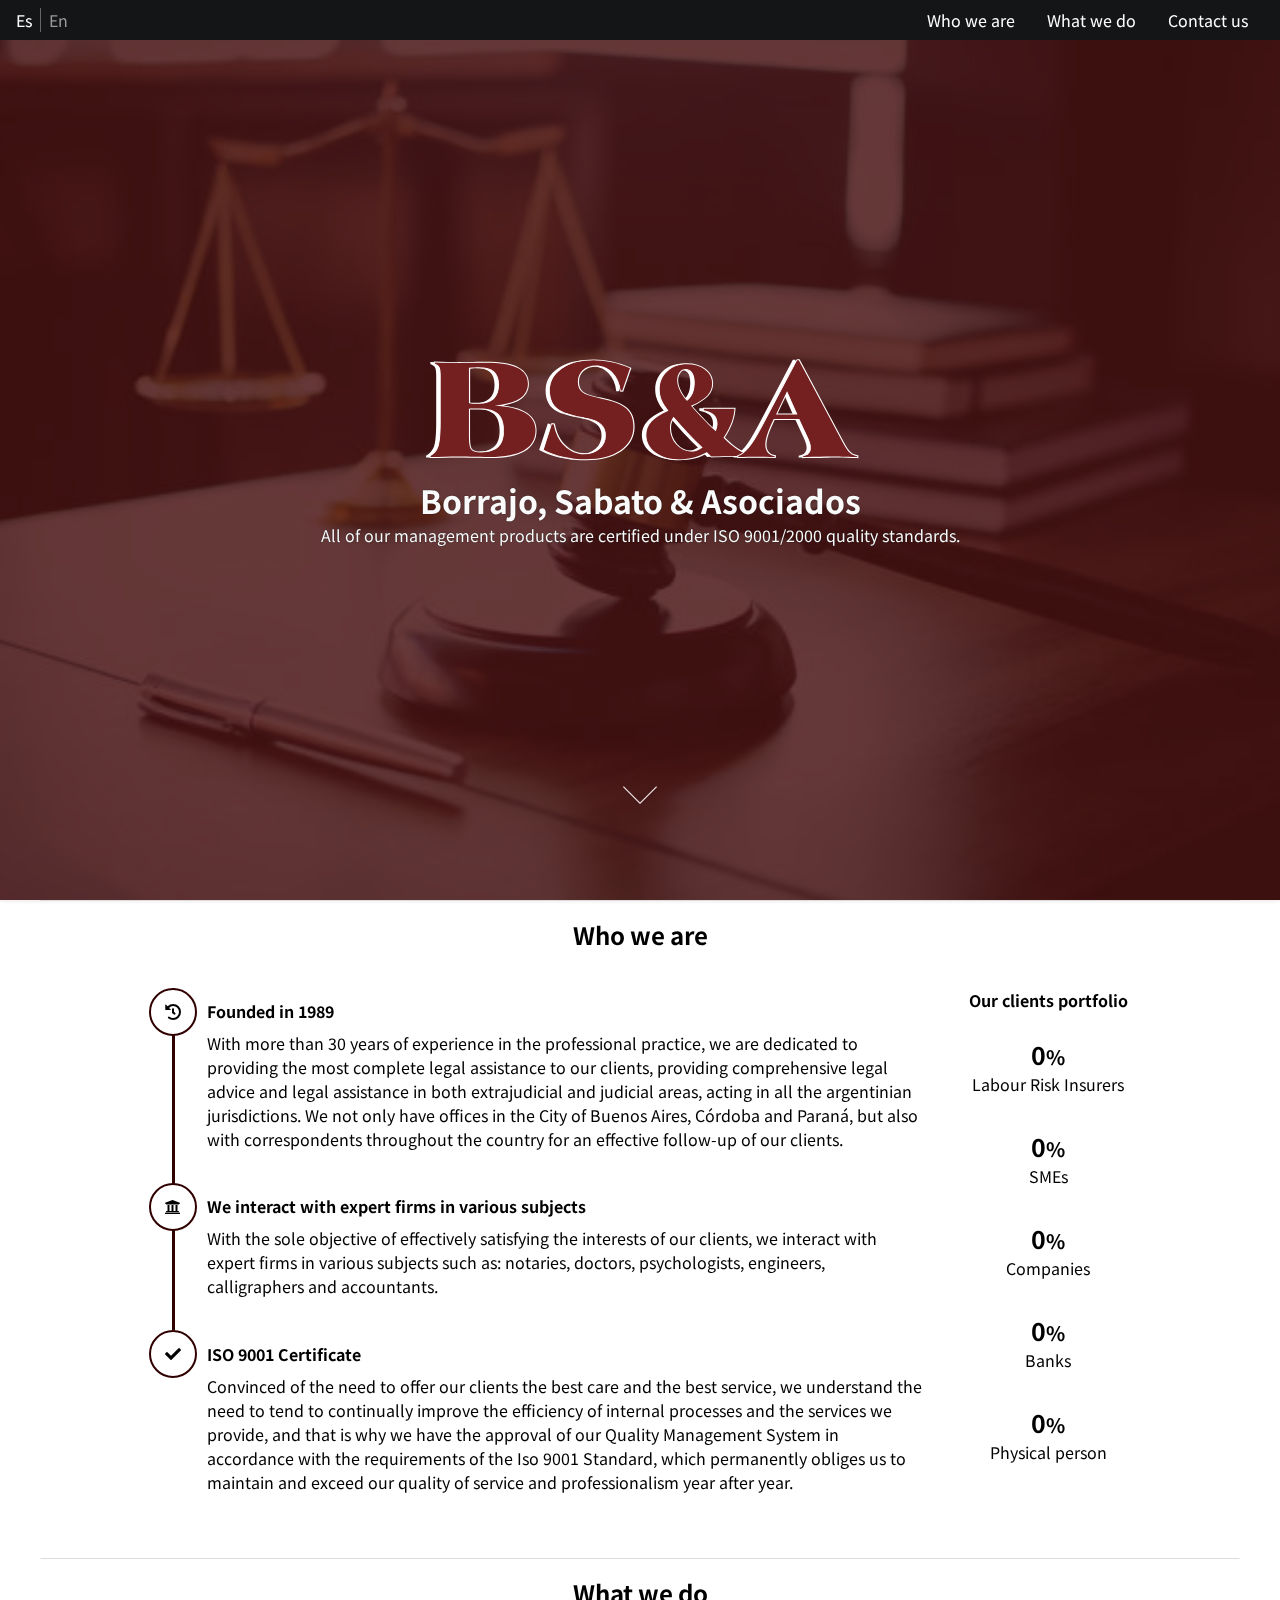
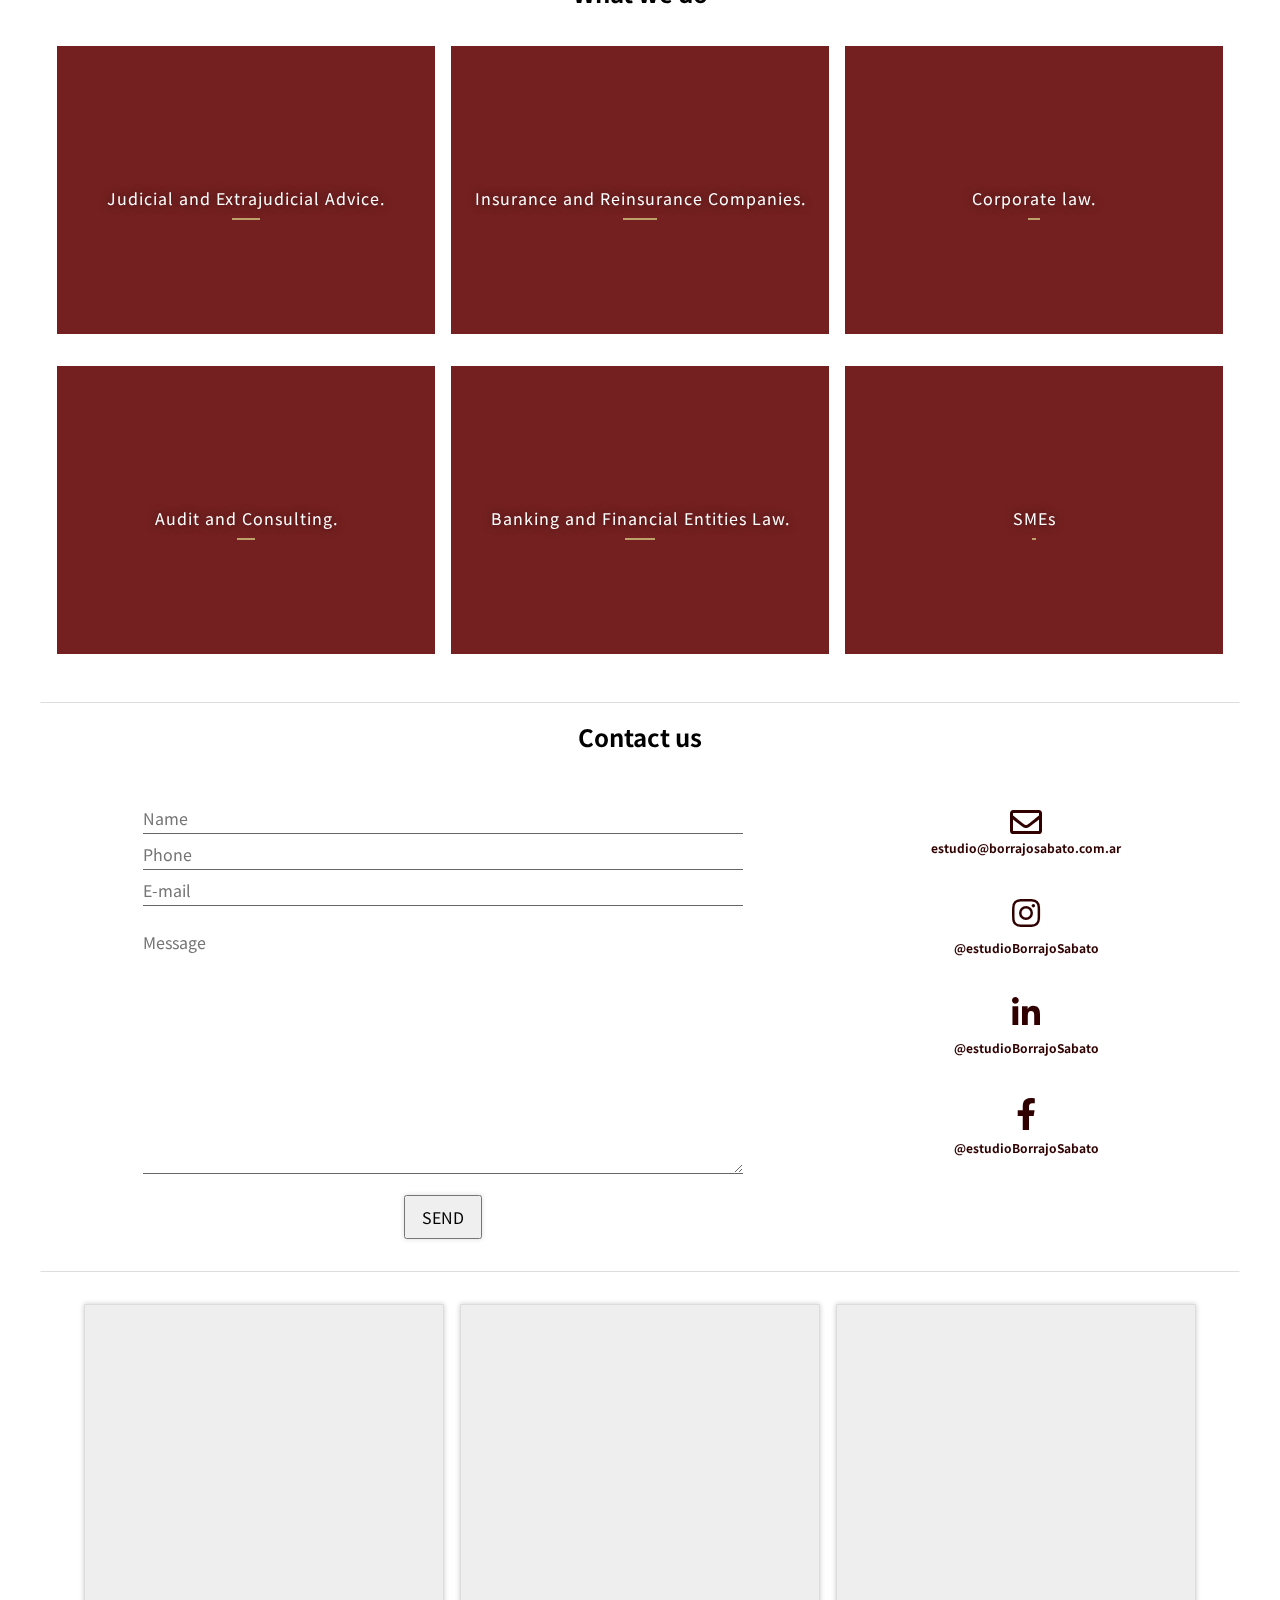
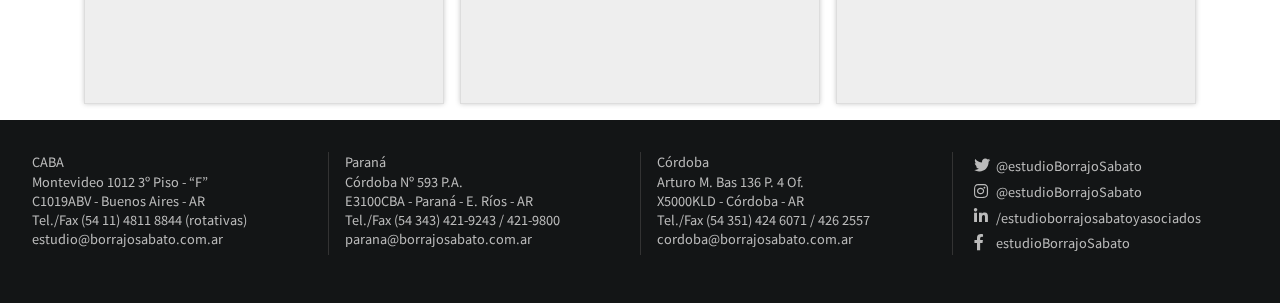
<file: en/index.html>
<!DOCTYPE html>
<html lang="es" style="scroll-behavior: smooth">
  <head>
    <meta charset="utf-8" />
    <meta name="viewport" content="width=device-width, initial-scale=1.0" />
    <meta name="title" content="Borrajo, Sábato & Associates">
    <meta name="description" content="Estudio jurídico con más de 30 años de experiencia">
    <meta name="keywords" content="lawyers, lawyer, law, corporate, SME, SMEs, criminal, business, labor, civil, study, complaint, trial, lawsuit, dismissal, resignation, Capital, CABA, Córdoba, Paraná, Argentina">
    <meta name="robots" content="index, follow">
    <meta http-equiv="Content-Type" content="text/html; charset=utf-8">
    <meta name="language" content="English">

    <title>Borrajo, Sabato & Asociados</title>
    <link
      href="https://fonts.googleapis.com/css2?family=Noto+Sans+JP:wght@100&display=swap&text=ABCDEFGHIJKLMNÑOPQRSTUVWXYZabcdefghijklmnñopqrstuvwxyzÁáÉéÓóÚúÍí0123456789%20%26.%2C%3A%3B%3F%C2%A1%C2%BF%21%28%29%3D%40%22%2F%C2%B0=%27%C2%BA-%E2%80%9C%E2%80%9D"
      rel="stylesheet"
    />
    <link rel="stylesheet" href="../styles.css" />
    <link rel="stylesheet" href="../fontawesome-icons/css/all.css" />
    <link rel="alternate" hreflang="es" href="/EstudioAbogacia/es" />
    <link rel="alternate" hreflang="en" href="/EstudioAbogacia/en" />
    <link rel="alternate" hreflang="x-default" href="/EstudioAbogacia" />
  </head>

  <body>
    <nav class="nav" id="nav">
      <div class="nav__container" id="nav__container" style="top: 0">
        <div class="lang_buttons hide-mobile">
          <button onclick="esp()">Es</button>
          <button onclick="eng()" disabled>En</button>
        </div>
        <input type="checkbox" id="menu__btn_toggle" />
        <label
          for="menu__btn_toggle"
          class="menu__btn_toggle_hamb"
          id="menu__btn_toggle_hamb"
        >
          <span></span>
        </label>
        <div class="nav__menu_container">
          <ul class="nav__menu">
            <li><a href="#presentacion">Who we are</a></li>
            <li><a href="#servicios">What we do</a></li>
            <li><a href="#contacto">Contact us</a></li>
            <li class="hide-pc"><hr></li>
            <li class="hide-pc">
              <div class="lang_buttons">
                <button onclick="esp()">Es</button>
                <button onclick="eng()" disabled>En</button>
              </div>
            </li>
          </ul>
        </div>
      </div>
    </nav>
    <header class="header">
      <div class="header__content">
        <div class="header__img">

          <svg version="1.1" id="bysa__logo" xmlns="http://www.w3.org/2000/svg" xmlns:xlink="http://www.w3.org/1999/xlink"
            x="0px" y="0px" viewBox="55 240 450 120" style="enable-background:new 0 0 595.3 841.9;" xml:space="preserve">
            <g>
              <path class="bysa__logo_border" d="M65.1,345.1v-2c3.8-2,6.5-5,8-9.1c1.5-4.1,2.2-12.3,2.2-24.6v-5.8v-40.8c0-4.2-0.4-7-1.3-8.4
                c-0.8-1.4-2.4-2.5-4.6-3.3v-2c5,0.2,9.6,0.3,14,0.4c4.3,0.1,8,0.1,11.1,0.1c3.4,0,8,0,13.9-0.1c5.8-0.1,10-0.1,12.6-0.1
                c14.7,0,25.6,1.8,32.6,5.3c7,3.5,10.5,9,10.5,16.4c0,6.1-2.4,10.9-7.2,14.5c-4.8,3.6-12.1,6-22,7.4c12.4,1,21.6,3.6,27.8,7.8
                c6.2,4.1,9.2,9.9,9.2,17.1c0,9-3.9,15.8-11.7,20.4c-7.8,4.6-19.4,6.9-34.9,6.9c-2.3,0-7-0.1-14-0.2s-12.8-0.2-17.5-0.2
                c-4.5,0-9.1,0-13.9,0.1C75.1,344.8,70.1,344.9,65.1,345.1z M104.8,290.2c1.6,0.1,2.7,0.2,3.5,0.3c0.7,0,1.4,0,2.1,0h4.1
                c6.3,0,11.1-1.6,14.4-4.7c3.3-3.1,5-7.7,5-13.7c0-5.9-1.6-10.2-4.7-13c-3.1-2.7-8.1-4.1-14.9-4.1c-1.6,0-3.2,0-4.7,0.1
                c-1.6,0.1-3.2,0.2-4.7,0.3V290.2z M104.8,296.4v27.9c0,6.7,0.8,10.9,2.3,12.6c1.5,1.7,4.6,2.5,9.2,2.5c7.6,0,13.3-1.7,17.1-5.2
                c3.8-3.5,5.6-8.8,5.6-15.9c0-7.8-1.9-13.4-5.7-16.9c-3.8-3.5-9.9-5.2-18.3-5.2h-4.7c-1.4,0-2.5,0-3.3,0
                C106.2,296.2,105.5,296.3,104.8,296.4z"/>
              <path class="bysa__logo_border" d="M178.7,337.4l8.7-26.5l2.6,0.4c1.6,9.1,5.2,16.3,10.8,21.8c5.6,5.4,12,8.2,19.3,8.2c6.2,0,11.3-1.7,15.3-5.2
                c4-3.4,6-7.9,6-13.3c0-4.6-1.4-8.2-4.3-10.8c-2.9-2.6-7.5-4.7-14-6c-1.2-0.2-3.1-0.6-5.5-1.1c-11.9-2.4-19.8-5-23.6-7.9
                c-3-2.1-5.2-4.8-6.6-8c-1.5-3.2-2.2-7-2.2-11.3c0-9.1,4.1-16.4,12.2-22.1c8.2-5.7,18.9-8.5,32.1-8.5c6,0,12.1,0.7,18.2,2
                c6.1,1.4,12.5,3.4,19,6.2l-8,23.1l-2.5-0.1c-0.8-7.6-3.5-13.7-8-18.2c-4.5-4.6-10.1-6.8-16.8-6.8c-5.1,0-9.2,1.5-12.5,4.4
                c-3.2,3-4.8,6.8-4.8,11.4c0,4.4,1.3,7.7,4,10c2.7,2.3,8.8,4.4,18.3,6.3c12.5,2.4,21.2,5.8,26.1,10.2c4.9,4.4,7.4,10.6,7.4,18.7
                c0,10-4.4,18.1-13.1,24.1c-8.7,6.1-20.3,9.1-34.7,9.1c-8.1,0-15.8-0.9-23.3-2.6C191.3,343,184.6,340.6,178.7,337.4z"/>
              <path class="bysa__logo_border" d="M339.6,298v-2.4h31.8c-0.2,4.7-1.2,9.5-3,14.3c-1.8,4.8-4.4,9.8-7.9,15c4.9,4.9,9.3,8.7,13.2,11.3
                c3.9,2.6,7.6,4.2,11,4.8v2.8c-8.2,0-15.2,0.1-21.1,0.2c-5.9,0.1-11.3,0.3-16,0.5l-4.3-4.4c-4.1,2.4-8.4,4.2-13,5.4
                c-4.5,1.2-9.3,1.8-14.2,1.8c-10.1,0-18.4-2.4-24.7-7.1c-6.4-4.7-9.5-10.8-9.5-18.2c0-5,1.8-9.4,5.3-13.3c3.5-3.9,9.1-7.6,16.7-11
                c-2.9-3.4-5.1-6.8-6.5-10.3c-1.4-3.5-2.1-7.1-2.1-10.8c0-7.4,2.6-13.6,7.9-18.4c5.3-4.8,11.9-7.3,19.9-7.3c7.6,0,13.8,1.8,18.6,5.5
                c4.8,3.7,7.2,8.4,7.2,14.2c0,4.7-1.6,8.8-4.8,12.3c-3.2,3.5-8.6,7-16.2,10.3c0.7,0.7,1.6,1.8,2.9,3.2c8.8,9.8,15.9,16.9,21.1,21.4
                c0.5-1.3,0.8-2.6,1.1-3.6c0.2-1.1,0.4-2.1,0.4-3.1c0-3.7-1.1-6.6-3.3-8.7S344.3,298.8,339.6,298z M338.3,334.9
                c-4.5-4.2-9.2-8.9-13.9-13.8c-4.7-5-9.6-10.4-14.5-16.2c-1,1.5-1.8,3.1-2.4,4.9c-0.5,1.7-0.8,3.5-0.8,5.4c0,6.4,2.1,12,6.3,16.6
                c4.2,4.6,9.1,6.9,14.6,6.9c1.8,0,3.6-0.3,5.4-0.9C334.7,337,336.5,336.1,338.3,334.9z M323.3,287.5c2.5-2.1,4.3-4.6,5.5-7.4
                c1.2-2.8,1.7-6.3,1.7-10.5c0-4-0.8-7.1-2.3-9.4c-1.5-2.3-3.6-3.5-6.3-3.5c-2.3,0-4.2,1-5.7,3c-1.5,2-2.3,4.6-2.3,7.8
                c0,2.9,0.8,6.1,2.4,9.5C317.8,280.4,320.2,283.9,323.3,287.5z"/>
              <path class="bysa__logo_border" d="M374.2,345.1v-2c6.7-1.9,14.4-11,23.1-27.5l1.5-2.8l34.8-66h2.3l44.1,82.5c2.9,5.4,5.4,9,7.4,10.8
                c2,1.8,4.5,2.8,7.3,3v2c-0.4,0-0.9,0-1.7-0.1c-10.5-0.3-18.2-0.5-23.1-0.5c-5.5,0-14.6,0.2-27.2,0.5c-1.5,0-2.6,0.1-3.3,0.1v-2
                c2.5-0.2,4.4-1,5.9-2.3c1.4-1.4,2.1-3.2,2.1-5.5c0-1.3-0.2-2.8-0.7-4.4c-0.5-1.6-1.2-3.4-2.1-5.4l-8.7-18.9h-25
                c-2.9,6-5,11-6.4,15.1c-1.3,4-2,7.5-2,10.3c0,3.2,0.8,5.8,2.5,7.8c1.7,1.9,4,3.1,7,3.4l-0.1,2c-3.5-0.1-6.8-0.3-9.9-0.3
                c-3.1-0.1-5.9-0.1-8.5-0.1c-2.7,0-5.7,0-8.9,0.1C381.5,344.9,378,345,374.2,345.1z M433.4,301.2l-9.6-21.7l-10.3,21.7H433.4z"/>
            </g>
            <g>
              <g>
                <g>
                  <path class="bysa__logo_fill" d="M69.1,345.1v-2c3.8-2,6.5-5,8-9.1c1.5-4.1,2.2-12.3,2.2-24.6v-5.8v-40.8c0-4.2-0.4-7-1.3-8.4
                    c-0.8-1.4-2.4-2.5-4.6-3.3v-2c5,0.2,9.6,0.3,14,0.4c4.3,0.1,8,0.1,11.1,0.1c3.4,0,8,0,13.9-0.1c5.8-0.1,10-0.1,12.6-0.1
                    c14.7,0,25.6,1.8,32.6,5.3c7,3.5,10.5,9,10.5,16.4c0,6.1-2.4,10.9-7.2,14.5c-4.8,3.6-12.1,6-22,7.4c12.4,1,21.6,3.6,27.8,7.8
                    c6.2,4.1,9.2,9.9,9.2,17.1c0,9-3.9,15.8-11.7,20.4c-7.8,4.6-19.4,6.9-34.9,6.9c-2.3,0-7-0.1-14-0.2s-12.8-0.2-17.5-0.2
                    c-4.5,0-9.1,0-13.9,0.1C79.1,344.8,74.1,344.9,69.1,345.1z M108.8,290.2c1.6,0.1,2.7,0.2,3.5,0.3c0.7,0,1.4,0,2.1,0h4.1
                    c6.3,0,11.1-1.6,14.4-4.7c3.3-3.1,5-7.7,5-13.7c0-5.9-1.6-10.2-4.7-13c-3.1-2.7-8.1-4.1-14.9-4.1c-1.6,0-3.2,0-4.7,0.1
                    c-1.6,0.1-3.2,0.2-4.7,0.3V290.2z M108.8,296.4v27.9c0,6.7,0.8,10.9,2.3,12.6c1.5,1.7,4.6,2.5,9.2,2.5c7.6,0,13.3-1.7,17.1-5.2
                    c3.8-3.5,5.6-8.8,5.6-15.9c0-7.8-1.9-13.4-5.7-16.9c-3.8-3.5-9.9-5.2-18.3-5.2h-4.7c-1.4,0-2.5,0-3.3,0
                    C110.2,296.2,109.5,296.3,108.8,296.4z"/>
                  <path class="bysa__logo_border" d="M68.6,345.6v-2.8l0.3-0.1c3.7-1.9,6.3-4.9,7.7-8.8c1.5-4.1,2.2-12.3,2.2-24.5v-46.6c0-4.1-0.4-6.9-1.2-8.1
                    c-0.8-1.3-2.3-2.3-4.4-3.1l-0.3-0.1v-2.9l0.5,0c4.9,0.2,9.6,0.3,13.9,0.4c4.3,0.1,8,0.1,11.1,0.1c3.4,0,8.1,0,13.9-0.1
                    c5.8-0.1,10.1-0.1,12.6-0.1c14.7,0,25.8,1.8,32.8,5.3c7.1,3.6,10.7,9.3,10.7,16.8c0,6.2-2.5,11.2-7.4,14.9
                    c-4.2,3.1-10.4,5.4-18.4,6.9c10.5,1.2,18.6,3.8,24.1,7.5c6.3,4.2,9.4,10.1,9.4,17.5c0,9.2-4,16.2-11.9,20.8
                    c-7.8,4.6-19.6,6.9-35.1,6.9c-2.3,0-7-0.1-14-0.2c-7-0.1-12.9-0.2-17.5-0.2c-4.5,0-9.2,0-13.9,0.1c-4.8,0.1-9.7,0.2-14.7,0.4
                    L68.6,345.6z M69.6,343.4v1.2c4.8-0.2,9.6-0.3,14.2-0.4c4.7-0.1,9.4-0.1,13.9-0.1c4.6,0,10.5,0.1,17.5,0.2
                    c7,0.1,11.6,0.2,13.9,0.2c15.3,0,26.9-2.3,34.6-6.8c7.6-4.5,11.4-11.2,11.4-20c0-7-3-12.7-9-16.7c-6.1-4.1-15.3-6.7-27.5-7.7
                    l-4.5-0.4l4.5-0.6c9.7-1.3,17.1-3.8,21.8-7.3c4.6-3.5,7-8.2,7-14.1c0-7.2-3.4-12.5-10.2-15.9c-6.9-3.5-17.7-5.2-32.3-5.2
                    c-2.5,0-6.8,0-12.6,0.1c-5.8,0.1-10.4,0.1-13.9,0.1c-3.1,0-6.9,0-11.1-0.1c-4.2-0.1-8.7-0.2-13.4-0.4v1.1c2.2,0.9,3.7,2,4.6,3.4
                    c0.9,1.5,1.3,4.3,1.3,8.7v46.6c0,12.3-0.8,20.7-2.3,24.8C76.1,338.3,73.4,341.4,69.6,343.4z M120.3,339.9c-4.8,0-7.9-0.9-9.6-2.7
                    c-1.6-1.8-2.5-6-2.5-12.9v-28.3l0.4-0.1c0.7-0.1,1.5-0.2,2.3-0.2c0.8,0,1.9,0,3.3,0h4.7c8.5,0,14.8,1.8,18.7,5.4
                    c3.9,3.6,5.8,9.4,5.8,17.3c0,7.2-2,12.7-5.8,16.3C133.9,338.1,128,339.9,120.3,339.9z M109.3,296.8v27.5c0,6.6,0.7,10.7,2.2,12.3
                    c1.4,1.6,4.4,2.3,8.9,2.3c7.5,0,13.1-1.7,16.8-5.1c3.6-3.4,5.5-8.6,5.5-15.5c0-7.6-1.9-13.1-5.5-16.5c-3.7-3.4-9.7-5.1-18-5.1
                    h-4.7c-1.4,0-2.5,0-3.3,0C110.4,296.7,109.8,296.8,109.3,296.8z M118.4,290.9h-4.1c-0.7,0-1.4,0-2.1,0c-0.7,0-1.9-0.1-3.5-0.3
                    l-0.5,0v-35.8l0.5,0c1.6-0.1,3.2-0.3,4.8-0.3c1.6-0.1,3.2-0.1,4.8-0.1c6.9,0,12,1.4,15.2,4.2c3.2,2.8,4.9,7.3,4.9,13.4
                    c0,6.1-1.7,10.9-5.1,14.1C129.8,289.3,124.8,290.9,118.4,290.9z M109.3,289.7c1.3,0.1,2.3,0.2,3,0.2c0.7,0,1.4,0,2.1,0h4.1
                    c6.1,0,10.9-1.5,14.1-4.6c3.2-3,4.8-7.5,4.8-13.4c0-5.7-1.5-10-4.5-12.6c-3-2.6-7.9-4-14.5-4c-1.6,0-3.1,0-4.7,0.1
                    c-1.4,0.1-2.8,0.2-4.3,0.3V289.7z"/>
                </g>
                <g>
                  <path class="bysa__logo_fill" d="M182.7,337.4l8.7-26.5l2.6,0.4c1.6,9.1,5.2,16.3,10.8,21.8c5.6,5.4,12,8.2,19.3,8.2c6.2,0,11.3-1.7,15.3-5.2
                    c4-3.4,6-7.9,6-13.3c0-4.6-1.4-8.2-4.3-10.8c-2.9-2.6-7.5-4.7-14-6c-1.2-0.2-3.1-0.6-5.5-1.1c-11.9-2.4-19.8-5-23.6-7.9
                    c-3-2.1-5.2-4.8-6.6-8c-1.5-3.2-2.2-7-2.2-11.3c0-9.1,4.1-16.4,12.2-22.1c8.2-5.7,18.9-8.5,32.1-8.5c6,0,12.1,0.7,18.2,2
                    c6.1,1.4,12.5,3.4,19,6.2l-8,23.1l-2.5-0.1c-0.8-7.6-3.5-13.7-8-18.2c-4.5-4.6-10.1-6.8-16.8-6.8c-5.1,0-9.2,1.5-12.5,4.4
                    c-3.2,3-4.8,6.8-4.8,11.4c0,4.4,1.3,7.7,4,10c2.7,2.3,8.8,4.4,18.3,6.3c12.5,2.4,21.2,5.8,26.1,10.2c4.9,4.4,7.4,10.6,7.4,18.7
                    c0,10-4.4,18.1-13.1,24.1c-8.7,6.1-20.3,9.1-34.7,9.1c-8.1,0-15.8-0.9-23.3-2.6C195.3,343,188.6,340.6,182.7,337.4z"/>
                  <path class="bysa__logo_border" d="M226.1,347.8c-8.1,0-15.9-0.9-23.4-2.6c-7.5-1.7-14.3-4.2-20.2-7.4l-0.4-0.2l9-27.3l3.4,0.6l0.1,0.3
                    c1.6,8.9,5.2,16.1,10.7,21.5c5.5,5.3,11.8,8,18.9,8c6,0,11.1-1.7,15-5c3.9-3.3,5.8-7.7,5.8-12.9c0-4.4-1.4-7.9-4.2-10.5
                    c-2.8-2.6-7.4-4.6-13.7-5.9c-1.2-0.2-3.1-0.6-5.5-1.1c-11.9-2.4-19.9-5.1-23.8-8c-3-2.2-5.3-4.9-6.8-8.2
                    c-1.5-3.2-2.2-7.1-2.2-11.5c0-9.2,4.2-16.8,12.4-22.5c8.2-5.7,19.1-8.6,32.4-8.6c6,0,12.2,0.7,18.3,2.1
                    c6.1,1.4,12.5,3.5,19.1,6.2l0.4,0.2l-8.3,23.9l-3.3-0.2l0-0.4c-0.8-7.4-3.5-13.5-7.9-17.9c-4.4-4.4-9.9-6.7-16.4-6.7
                    c-4.9,0-9,1.4-12.1,4.3c-3.1,2.8-4.7,6.5-4.7,11c0,4.2,1.3,7.4,3.8,9.6c2.6,2.2,8.7,4.3,18.1,6.2c12.5,2.4,21.4,5.9,26.4,10.3
                    c5,4.5,7.6,10.9,7.6,19.1c0,10.1-4.5,18.4-13.3,24.6C252.3,344.7,240.6,347.8,226.1,347.8z M183.3,337.1
                    c5.7,3.1,12.3,5.5,19.6,7.1c7.4,1.7,15.2,2.6,23.2,2.6c14.3,0,25.8-3,34.4-9c8.5-6,12.9-13.9,12.9-23.7c0-7.9-2.4-14.1-7.2-18.4
                    c-4.9-4.3-13.6-7.7-25.9-10.1c-9.7-2-15.7-4.1-18.5-6.4c-2.8-2.4-4.2-5.8-4.2-10.4c0-4.8,1.7-8.7,5-11.7c3.3-3,7.6-4.6,12.8-4.6
                    c6.8,0,12.5,2.3,17.1,7c4.5,4.5,7.2,10.6,8.1,18.1l1.7,0.1l7.7-22.3c-6.3-2.7-12.6-4.7-18.5-6c-6.1-1.3-12.1-2-18.1-2
                    c-13.1,0-23.8,2.8-31.9,8.4c-8,5.6-12,12.9-12,21.7c0,4.2,0.7,8,2.1,11.1c1.4,3.1,3.6,5.7,6.5,7.8c3.8,2.9,11.7,5.5,23.4,7.9
                    c2.5,0.5,4.3,0.9,5.5,1.1c6.5,1.4,11.3,3.5,14.2,6.2c3,2.7,4.5,6.5,4.5,11.2c0,5.6-2.1,10.2-6.2,13.7c-4.1,3.5-9.3,5.3-15.6,5.3
                    c-7.4,0-14-2.8-19.6-8.3c-5.6-5.4-9.2-12.7-10.9-21.7l-1.9-0.3L183.3,337.1z"/>
                </g>
                <g>
                  <path class="bysa__logo_fill" d="M343.6,298v-2.4h31.8c-0.2,4.7-1.2,9.5-3,14.3c-1.8,4.8-4.4,9.8-7.9,15c4.9,4.9,9.3,8.7,13.2,11.3
                    c3.9,2.6,7.6,4.2,11,4.8v2.8c-8.2,0-15.2,0.1-21.1,0.2c-5.9,0.1-11.3,0.3-16,0.5l-4.3-4.4c-4.1,2.4-8.4,4.2-13,5.4
                    c-4.5,1.2-9.3,1.8-14.2,1.8c-10.1,0-18.4-2.4-24.7-7.1c-6.4-4.7-9.5-10.8-9.5-18.2c0-5,1.8-9.4,5.3-13.3c3.5-3.9,9.1-7.6,16.7-11
                    c-2.9-3.4-5.1-6.8-6.5-10.3c-1.4-3.5-2.1-7.1-2.1-10.8c0-7.4,2.6-13.6,7.9-18.4c5.3-4.8,11.9-7.3,19.9-7.3
                    c7.6,0,13.8,1.8,18.6,5.5c4.8,3.7,7.2,8.4,7.2,14.2c0,4.7-1.6,8.8-4.8,12.3c-3.2,3.5-8.6,7-16.2,10.3c0.7,0.7,1.6,1.8,2.9,3.2
                    c8.8,9.8,15.9,16.9,21.1,21.4c0.5-1.3,0.8-2.6,1.1-3.6c0.2-1.1,0.4-2.1,0.4-3.1c0-3.7-1.1-6.6-3.3-8.7S348.3,298.8,343.6,298z
                     M342.3,334.9c-4.5-4.2-9.2-8.9-13.9-13.8c-4.7-5-9.6-10.4-14.5-16.2c-1,1.5-1.8,3.1-2.4,4.9c-0.5,1.7-0.8,3.5-0.8,5.4
                    c0,6.4,2.1,12,6.3,16.6c4.2,4.6,9.1,6.9,14.6,6.9c1.8,0,3.6-0.3,5.4-0.9C338.7,337,340.5,336.1,342.3,334.9z M327.3,287.5
                    c2.5-2.1,4.3-4.6,5.5-7.4c1.2-2.8,1.7-6.3,1.7-10.5c0-4-0.8-7.1-2.3-9.4c-1.5-2.3-3.6-3.5-6.3-3.5c-2.3,0-4.2,1-5.7,3
                    c-1.5,2-2.3,4.6-2.3,7.8c0,2.9,0.8,6.1,2.4,9.5C321.8,280.4,324.2,283.9,327.3,287.5z"/>
                  <path class="bysa__logo_border" d="M320.2,347.8c-10.2,0-18.6-2.4-25-7.2c-6.5-4.8-9.7-11.1-9.7-18.6c0-5.1,1.8-9.7,5.4-13.6
                    c3.5-3.8,8.9-7.5,16.3-10.9c-2.7-3.3-4.8-6.6-6.2-9.9c-1.4-3.5-2.2-7.2-2.2-11c0-7.6,2.7-13.9,8.1-18.8
                    c5.3-4.9,12.2-7.4,20.3-7.4c7.7,0,14,1.9,18.9,5.6c4.9,3.8,7.4,8.7,7.4,14.6c0,4.8-1.7,9.1-5,12.7c-3.2,3.4-8.4,6.9-15.7,10.2
                    c0.6,0.7,1.4,1.6,2.4,2.7c8.5,9.4,15.4,16.4,20.5,20.9c0.4-1,0.6-2,0.8-2.9c0.2-1.1,0.4-2.1,0.4-3c0-3.5-1.1-6.3-3.2-8.4
                    c-2.1-2.1-5.5-3.5-10.1-4.3l-0.4-0.1v-3.3H376l0,0.5c-0.2,4.8-1.2,9.6-3,14.5c-1.8,4.8-4.3,9.7-7.7,14.8
                    c4.8,4.7,9.1,8.4,12.9,10.9c3.8,2.6,7.5,4.1,10.8,4.8l0.4,0.1v3.7h-0.5c-8.1,0-15.2,0.1-21.1,0.2c-5.9,0.1-11.3,0.3-16,0.5
                    l-0.2,0l-4.2-4.2c-4,2.3-8.3,4.1-12.7,5.2C330,347.2,325.1,347.8,320.2,347.8z M327.1,251.4c-7.8,0-14.4,2.4-19.6,7.1
                    c-5.1,4.7-7.7,10.8-7.7,18.1c0,3.6,0.7,7.2,2.1,10.6c1.4,3.4,3.6,6.8,6.4,10.2l0.4,0.5l-0.6,0.3c-7.5,3.4-13.1,7.1-16.6,10.9
                    c-3.4,3.8-5.1,8.2-5.1,13c0,7.2,3.1,13.2,9.3,17.8c6.2,4.6,14.5,7,24.4,7c4.9,0,9.6-0.6,14.1-1.8c4.5-1.2,8.8-3,12.8-5.3l0.3-0.2
                    l4.4,4.5c4.7-0.2,10-0.4,15.8-0.5c5.8-0.1,12.7-0.2,20.7-0.2v-1.9c-3.3-0.7-6.9-2.3-10.7-4.8c-3.9-2.6-8.4-6.4-13.3-11.3L364,325
                    l0.2-0.3c3.4-5.1,6-10.1,7.8-14.9c1.7-4.6,2.7-9.2,2.9-13.7h-30.8v1.4c4.6,0.8,8,2.4,10.3,4.5c2.3,2.2,3.5,5.3,3.5,9.1
                    c0,1-0.1,2.1-0.4,3.2c-0.2,1.1-0.6,2.4-1.1,3.7l-0.2,0.7l-0.5-0.5c-5.2-4.5-12.3-11.7-21.1-21.4c-1.3-1.4-2.2-2.5-2.9-3.2
                    l-0.5-0.5l0.6-0.3c7.5-3.3,12.9-6.8,16-10.2c3.1-3.4,4.7-7.4,4.7-12c0-5.6-2.4-10.2-7-13.8C340.7,253.2,334.5,251.4,327.1,251.4z
                     M331.5,339c-5.7,0-10.7-2.4-15-7.1c-4.2-4.7-6.4-10.4-6.4-16.9c0-1.9,0.3-3.8,0.8-5.5c0.6-1.8,1.4-3.4,2.4-5l0.4-0.5l0.4,0.5
                    c4.9,5.8,9.8,11.2,14.5,16.2c4.7,5,9.4,9.6,13.9,13.8l0.5,0.4l-0.5,0.4c-1.8,1.3-3.6,2.2-5.4,2.8
                    C335.3,338.7,333.4,339,331.5,339z M313.9,305.7c-0.8,1.3-1.5,2.7-1.9,4.2c-0.5,1.7-0.8,3.4-0.8,5.2c0,6.3,2.1,11.7,6.1,16.2
                    c4.1,4.5,8.9,6.7,14.3,6.7c1.8,0,3.5-0.3,5.3-0.9c1.6-0.5,3.1-1.3,4.7-2.3c-4.4-4.1-8.9-8.6-13.5-13.4
                    C323.4,316.5,318.6,311.3,313.9,305.7z M327.2,288.2l-0.3-0.4c-3.1-3.6-5.5-7.2-7.1-10.7c-1.6-3.5-2.4-6.7-2.4-9.7
                    c0-3.3,0.8-6,2.4-8.1c1.6-2.1,3.7-3.2,6.1-3.2c2.8,0,5.1,1.2,6.7,3.7c1.6,2.4,2.4,5.6,2.4,9.7c0,4.2-0.6,7.8-1.8,10.7
                    c-1.2,2.9-3.1,5.5-5.6,7.6L327.2,288.2z M325.9,257.2c-2.2,0-3.9,0.9-5.3,2.8c-1.4,1.9-2.2,4.4-2.2,7.5c0,2.8,0.8,5.9,2.3,9.3
                    c1.5,3.2,3.7,6.6,6.6,10.1c2.2-2,3.9-4.3,4.9-6.9c1.1-2.8,1.7-6.2,1.7-10.3c0-3.8-0.7-6.9-2.2-9.1
                    C330.3,258.3,328.4,257.2,325.9,257.2z"/>
                </g>
                <g>
                  <path class="bysa__logo_fill" d="M378.2,345.1v-2c6.7-1.9,14.4-11,23.1-27.5l1.5-2.8l34.8-66h2.3l44.1,82.5c2.9,5.4,5.4,9,7.4,10.8
                    c2,1.8,4.5,2.8,7.3,3v2c-0.4,0-0.9,0-1.7-0.1c-10.5-0.3-18.2-0.5-23.1-0.5c-5.5,0-14.6,0.2-27.2,0.5c-1.5,0-2.6,0.1-3.3,0.1v-2
                    c2.5-0.2,4.4-1,5.9-2.3c1.4-1.4,2.1-3.2,2.1-5.5c0-1.3-0.2-2.8-0.7-4.4c-0.5-1.6-1.2-3.4-2.1-5.4l-8.7-18.9h-25
                    c-2.9,6-5,11-6.4,15.1c-1.3,4-2,7.5-2,10.3c0,3.2,0.8,5.8,2.5,7.8c1.7,1.9,4,3.1,7,3.4l-0.1,2c-3.5-0.1-6.8-0.3-9.9-0.3
                    c-3.1-0.1-5.9-0.1-8.5-0.1c-2.7,0-5.7,0-8.9,0.1C385.5,344.9,382,345,378.2,345.1z M437.4,301.2l-9.6-21.7l-10.3,21.7H437.4z"/>
                  <path class="bysa__logo_border" d="M416.4,345.6l-0.5,0c-3.5-0.1-6.8-0.3-9.9-0.3c-3.1-0.1-5.9-0.1-8.4-0.1c-2.7,0-5.7,0-8.9,0.1
                    c-3.2,0.1-6.7,0.2-10.4,0.3l-0.5,0v-2.9l0.4-0.1c6.5-1.8,14.2-11,22.8-27.3l1.5-2.8l35-66.2h2.9l0.1,0.3l44.1,82.5
                    c2.9,5.4,5.3,8.9,7.3,10.7c1.9,1.7,4.3,2.7,7,2.9l0.5,0v3h-0.5c-0.4,0-1,0-1.8-0.1c-10.4-0.3-18.2-0.5-23.1-0.5
                    c-5.5,0-14.6,0.2-27.2,0.5c-1.5,0-2.6,0.1-3.3,0.1h-0.5v-3l0.5,0c2.4-0.2,4.2-0.9,5.6-2.2c1.3-1.3,2-3,2-5.1
                    c0-1.2-0.2-2.7-0.7-4.3c-0.5-1.6-1.2-3.4-2.1-5.3l-8.6-18.6h-24.4c-2.8,5.8-4.9,10.8-6.2,14.7c-1.3,4-2,7.4-2,10.1
                    c0,3.1,0.8,5.6,2.4,7.4c1.6,1.8,3.8,2.9,6.7,3.2l0.5,0.1L416.4,345.6z M443.9,343.6v1c0.7,0,1.6,0,2.8-0.1
                    c12.5-0.3,21.7-0.5,27.2-0.5c4.9,0,12.7,0.2,23.1,0.5c0.5,0,0.9,0,1.2,0.1v-1c-2.8-0.3-5.2-1.3-7.1-3.1
                    c-2.1-1.8-4.6-5.4-7.5-10.9l-44-82.2h-1.7L403.2,313l-1.5,2.8c-8.7,16.5-16.3,25.6-23,27.7v1.1c3.6-0.1,6.9-0.2,9.9-0.3
                    c3.2-0.1,6.2-0.1,8.9-0.1c2.5,0,5.4,0,8.5,0.1c2.9,0.1,6.1,0.2,9.4,0.3l0-1c-2.9-0.4-5.2-1.6-6.9-3.5c-1.7-2-2.6-4.7-2.6-8.1
                    c0-2.9,0.7-6.4,2-10.4c1.3-4,3.5-9.1,6.4-15.1l0.1-0.3h25.6l8.9,19.2c0.9,2,1.6,3.8,2.1,5.5c0.5,1.7,0.7,3.2,0.7,4.5
                    c0,2.4-0.8,4.4-2.3,5.8C448.2,342.5,446.3,343.3,443.9,343.6z M438.2,301.7h-21.5l11.1-23.4L438.2,301.7z M418.3,300.7h18.4
                    l-8.9-20L418.3,300.7z"/>
                </g>
              </g>
            </g>
          </svg>
  
        </div>
        <h1>Borrajo, Sabato & Asociados</h1>
        <p>
          All of our management products are certified under ISO 9001/2000 quality standards.
        </p>
        <section id="seccionAnimada" class="animacion">
          <a href="#presentacion" aria-label="scroll abajo"><span></span></a>
        </section>
      </div>
    </header>

    <main>
      <!-- presentacion -- -->
      <section id="presentacion" class="section">
        <h2 class="text-center">Who we are</h2>
        <div class="about_us__container">
          <ul class="about_us">
            <li>
              <div class="about_us__border">
                <div class="about_us__icon">
                  <i class="fas fa-history"></i>
                </div>
                <div>
                  <article>
                    <h3>Founded in 1989</h3>
                    <p>
                      With more than 30 years of experience in the professional
                      practice, we are dedicated to providing the most complete
                      legal assistance to our clients, providing comprehensive
                      legal advice and legal assistance in both extrajudicial
                      and judicial areas, acting in all the argentinian
                      jurisdictions. We not only have offices in the City of
                      Buenos Aires, Córdoba and Paraná, but also with
                      correspondents throughout the country for an effective
                      follow-up of our clients.
                    </p>
                  </article>
                </div>
              </div>
            </li>
            <li>
              <div class="about_us__border">
                <div class="about_us__icon">
                  <i class="fas fa-university"></i>
                </div>
                <div>
                  <article>
                    <h3>We interact with expert firms in various subjects</h3>
                    <p>
                      With the sole objective of effectively satisfying the
                      interests of our clients, we interact with expert firms in
                      various subjects such as: notaries, doctors,
                      psychologists, engineers, calligraphers and accountants.
                    </p>
                  </article>
                </div>
              </div>
            </li>
            <li>
              <div class="about_us__border">
                <div class="about_us__icon">
                  <i class="fas fa-check"></i>
                </div>
                <div>
                  <article>
                    <h3>ISO 9001 Certificate</h3>
                    <p>
                      Convinced of the need to offer our clients the best care
                      and the best service, we understand the need to tend to
                      continually improve the efficiency of internal processes
                      and the services we provide, and that is why we have the
                      approval of our Quality Management System in accordance
                      with the requirements of the Iso 9001 Standard, which
                      permanently obliges us to maintain and exceed our quality
                      of service and professionalism year after year.
                    </p>
                  </article>
                </div>
              </div>
            </li>
          </ul>
          <div class="porcetange__wrapper">
            <div>
                <h4>
                  Our clients portfolio
                </h4>
            </div>
            <div class="porcentage__container" id="porcentage__container">
              <div class="porcentage__card">
                <h4><span class="percentage__number">30</span>%</h4>
                <p>Labour Risk Insurers</p>
              </div>
              <div class="porcentage__card">
                <h4><span class="percentage__number">27</span>%</h4>
                <p>SMEs</p>
              </div>
              <div class="porcentage__card">
                <h4><span class="percentage__number">20</span>%</h4>
                <p>Companies</p>
              </div>
              <div class="porcentage__card">
                <h4><span class="percentage__number">13</span>%</h4>
                <p>Banks</p>
              </div>
              <div class="porcentage__card">
                <h4><span class="percentage__number">10</span>%</h4>
                <p>Physical person</p>
              </div>
            </div>
          </div>
        </div>
      </section>

      <!-- servicios -- -->
      <section id="servicios" class="section">
        <h2 class="text-center">What we do</h2>
        <div class="grid-cards">
          <div class="div1">
            <div class="blog-card">
              <div class="overflow-y__hidden">
                <div class="blog-card__content">
                  <div class="title-content">
                    <h3>Judicial and Extrajudicial Advice.</h3>
                  </div>
                  <div class="card-info">
                    <p>
                      We offer legal coverage in extrajudicial and mediation
                      processes. With the widest coverage in the Civil,
                      Commercial, Labor and Administrative jurisdictions in the
                      main jurisdictions of the country.
                    </p>
                  </div>
                </div>
              </div>
            </div>
          </div>
          <div class="div2">
            <div class="blog-card">
              <div class="overflow-y__hidden">
                <div class="blog-card__content">
                  <div class="title-content">
                    <h3>Insurance and Reinsurance Companies.</h3>
                  </div>
                  <div class="card-info">
                    <p>
                      We carry out recoveries from third parties causing claims
                      and their insurers, as a plaintiff, and we provide extra
                      judicial assistance in prior mediation and legal
                      representation in trials.
                    </p>
                  </div>
                </div>
              </div>
            </div>
          </div>

          <div class="div3">
            <div class="blog-card">
              <div class="overflow-y__hidden">
                <div
                  class="blog-card__content auto-scroll_-12 auto-scroll-mobile_-12"
                >
                  <div class="title-content">
                    <h3>Corporate law.</h3>
                  </div>
                  <div class="overflow-hidden-y">
                    <div class="card-info">
                      <p>
                        We provide the services of constitution and registration
                        of Commercial Companies, Civil Associations and
                        Foundations, as well as records of change of
                        headquarters, designation of authorities, capital
                        increase, reform of statutes. We carry out corporate
                        reorganizations, mergers, acquisitions and spin-offs as
                        preparation of Commercial Contracts.
                      </p>
                    </div>
                  </div>
                </div>
              </div>
            </div>
          </div>

          <div class="div4">
            <div class="blog-card">
              <div class="overflow-y__hidden">
                <div
                  class="blog-card__content auto-scroll-mobile_-12"
                >
                  <div class="title-content">
                    <h3>Audit and Consulting.</h3>
                  </div>
                  <div class="overflow-hidden-y">
                    <div class="card-info">
                      <p>
                        We provide a consulting service aimed at the
                        professional advice of our clients, dedicated to
                        improving the profitability and performance of their
                        businesses by making a correct diagnosis of the problem
                        raised, creating alternatives for both operational,
                        managerial and business solutions, and the monitoring
                        and implementation of the suggested changes.
                      </p>
                    </div>
                  </div>
                </div>
              </div>
            </div>
          </div>
          <div class="div5">
            <div class="blog-card">
              <div class="overflow-y__hidden">
                <div class="blog-card__content">
                  <div class="title-content">
                    <h3>Banking and Financial Entities Law.</h3>
                  </div>
                  <div class="overflor-hidden-y">
                    <div class="card-info">
                      <p>
                        - Constitution of S.A, Cooperatives, proceedings before
                        the I.G.J, Provincial Public Registries and before the
                        B.C.R.A.
                        <br />
                        - We carry out efficient collection tasks for your
                        delinquent portfolios and foreclosures and pledges.
                      </p>
                    </div>
                  </div>
                </div>
              </div>
            </div>
          </div>
          <div class="div6">
            <div class="blog-card">
              <div class="overflow-y__hidden">
                <div class="blog-card__content">
                  <div class="title-content">
                    <h3>SMEs</h3>
                  </div>
                  <div class="overflor-hidden-y">
                    <div class="card-info">
                      <p>
                        General advice on contracts, Labor matters, periodic
                        control of family companies and SMEs, judicial
                        representation, debt restructuring, trusts and Leasing.
                      </p>
                    </div>
                  </div>
                </div>
              </div>
            </div>
          </div>
        </div>
      </section>

      <!-- contacto -- -->
      <section id="contacto" class="section section__contacto">
        <h2 class="text-center">Contact us</h2>

        <div class="contacto__wrapper">
          <form
            action="https://formspree.io/f/mbjqrpeg"
            method="post"
            class="contact__from"
            id="contact__from"
          >
            <input
              type="text"
              name="Nombre y apellido"
              placeholder="Name"
              pattern="^[-a-zA-Z@\.+_ ]+$"
              required
            />
            <input
              type="text"
              name="Teléfono"
              placeholder="Phone"
              pattern="^[0-9]+$"
              minlength="7"
              required
            />
            <input
              type="text"
              name="_replyto"
              placeholder="E-mail"
              pattern="^[a-zA-Z0-9\-\._]+@[a-zA-Z0-9\-\._]+\.[a-zA-Z0-9]+$"
              required
            />
            <textarea
              name="Mensaje"
              id=""
              cols="30"
              rows="10"
              placeholder="Message"
              required
            ></textarea>
            <input type="submit" value="SEND" />
          </form>

          <div class="contact_widget__container">
            <a
              class="contact_widget"
              href="mailto:estudio@borrajosabato.com.ar"
            >
              <i class="far fa-envelope widget_icon"></i>
              <h4 class="widget_text">estudio@borrajosabato.com.ar</h4>
            </a>
            <a class="contact_widget" href="https://instagram.com/estudioborrajosabato?igshid=1wyur38blf8ee">
              <i class="fab fa-instagram footer-social-icon widget_icon"></i>
              <h4 class="widget_text">@estudioBorrajoSabato</h4>
            </a>
            <a class="contact_widget" href="https://www.linkedin.com/company/estudioborrajosabatoyasociados/">
              <i class="fab fa-linkedin-in footer-social-icon widget_icon"></i>
              <h4 class="widget_text">@estudioBorrajoSabato</h4>
            </a>
            <a class="contact_widget" href="https://www.facebook.com/EstudioBorrajoSabatoyAsociados">
              <i class="fab fa-facebook-f footer-social-icon widget_icon"></i>
              <h4 class="widget_text">@estudioBorrajoSabato</h4>
            </a>
          </div>
        </div>
      </section>

      <div class="container-frame-maps">
        <iframe
          title="Montevideo 1012 3º Piso - “F”"
          class="frame-maps"
          loading="lazy"
          allowfullscreen
          src="https://www.google.com/maps/embed/v1/place?q=place_id:ChIJG5LA6b7KvJUR8gDZSH74yQY&key=AIzaSyCPPL-gSeYQqAztThmCxsF0jaRQpd7ofkY&language=en"
        ></iframe>
        <iframe
          title="Córdoba Nº 593 P.A."
          class="frame-maps"
          loading="lazy"
          allowfullscreen
          src="https://www.google.com/maps/embed/v1/place?q=place_id:Ei1Dw7NyZG9iYSA1OTMsIFBhcmFuw6EsIEVudHJlIFLDrW9zLCBBcmdlbnRpbmEiMRIvChQKEgkvPUuYY1K0lRFPJIgTZBEpGBDRBCoUChIJ64c-JGNStJUR_7Kpn330m2Y&key=AIzaSyCPPL-gSeYQqAztThmCxsF0jaRQpd7ofkY&language=en"
        ></iframe>
        <iframe
          title="Arturo M. Bas 136 P. 4 Of."
          class="frame-maps"
          loading="lazy"
          allowfullscreen
          src="https://www.google.com/maps/embed/v1/place?q=place_id:ChIJIQnwMICiMpQRf3-VTB0dbcE&key=AIzaSyCPPL-gSeYQqAztThmCxsF0jaRQpd7ofkY&language=en"
        ></iframe>
      </div>
    </main>
    <footer class="footer">
      <div class="footer-div">
        <ul>
          <li><p>CABA</p></li>
          <li><p>Montevideo 1012 3º Piso - “F”</p></li>
          <li><p>C1019ABV - Buenos Aires - AR</p></li>
          <li><p>Tel./Fax (54 11) 4811 8844 (rotativas)</p></li>
          <!-- <li><p>Lineas rotativas</p></li> -->
          <li><p>estudio@borrajosabato.com.ar</p></li>
        </ul>
      </div>

      <div class="footer-div">
        <ul>
          <li><p>Paraná</p></li>
          <li><p>Córdoba Nº 593 P.A.</p></li>
          <li><p>E3100CBA - Paraná - E. Ríos - AR</p></li>
          <li><p>Tel./Fax (54 343) 421-9243 / 421-9800</p></li>
          <li><p>parana@borrajosabato.com.ar</p></li>
        </ul>
      </div>

      <div class="footer-div">
        <ul>
          <li><p>Córdoba</p></li>
          <li><p>Arturo M. Bas 136 P. 4 Of.</p></li>
          <li><p>X5000KLD - Córdoba - AR</p></li>
          <li><p>Tel./Fax (54 351) 424 6071 / 426 2557</p></li>
          <li><p>cordoba@borrajosabato.com.ar</p></li>
        </ul>
      </div>
      <div class="footer-div">
      <ul>
        <li>
          <p>
            <i class="fab fa-twitter footer-social-icon"></i>
            <a class="social-icon-a" href="">
              @estudioBorrajoSabato</a>
          </p>
        </li>

        <li>
          <p>
            <i class="fab fa-instagram footer-social-icon"></i>
            <a class="social-icon-a" href="https://instagram.com/estudioborrajosabato?igshid=1wyur38blf8ee">
              @estudioBorrajoSabato</a>
          </p>
        </li>

        <li>
          <p>
            <i class="fab fa-linkedin-in footer-social-icon"></i>
            <a class="social-icon-a" href="https://www.linkedin.com/company/estudioborrajosabatoyasociados/">
              /estudioborrajosabatoyasociados</a>
          </p>
        </li>

        <li>
          <p>
            <i class="fab fa-facebook-f footer-social-icon"></i>
            <a class="social-icon-a" href="https://www.facebook.com/EstudioBorrajoSabatoyAsociados">
              estudioBorrajoSabato</a>
          </p>
        </li>
      </ul>
    </div>
    </footer>
  </body>
  <script>
    localStorage.setItem("language", "en");
  </script>
  <!-- Scripts Externos -- -->
  <script src="../index.js"></script>
  <!-- -- Scripts Externos -->
</html>
</file>
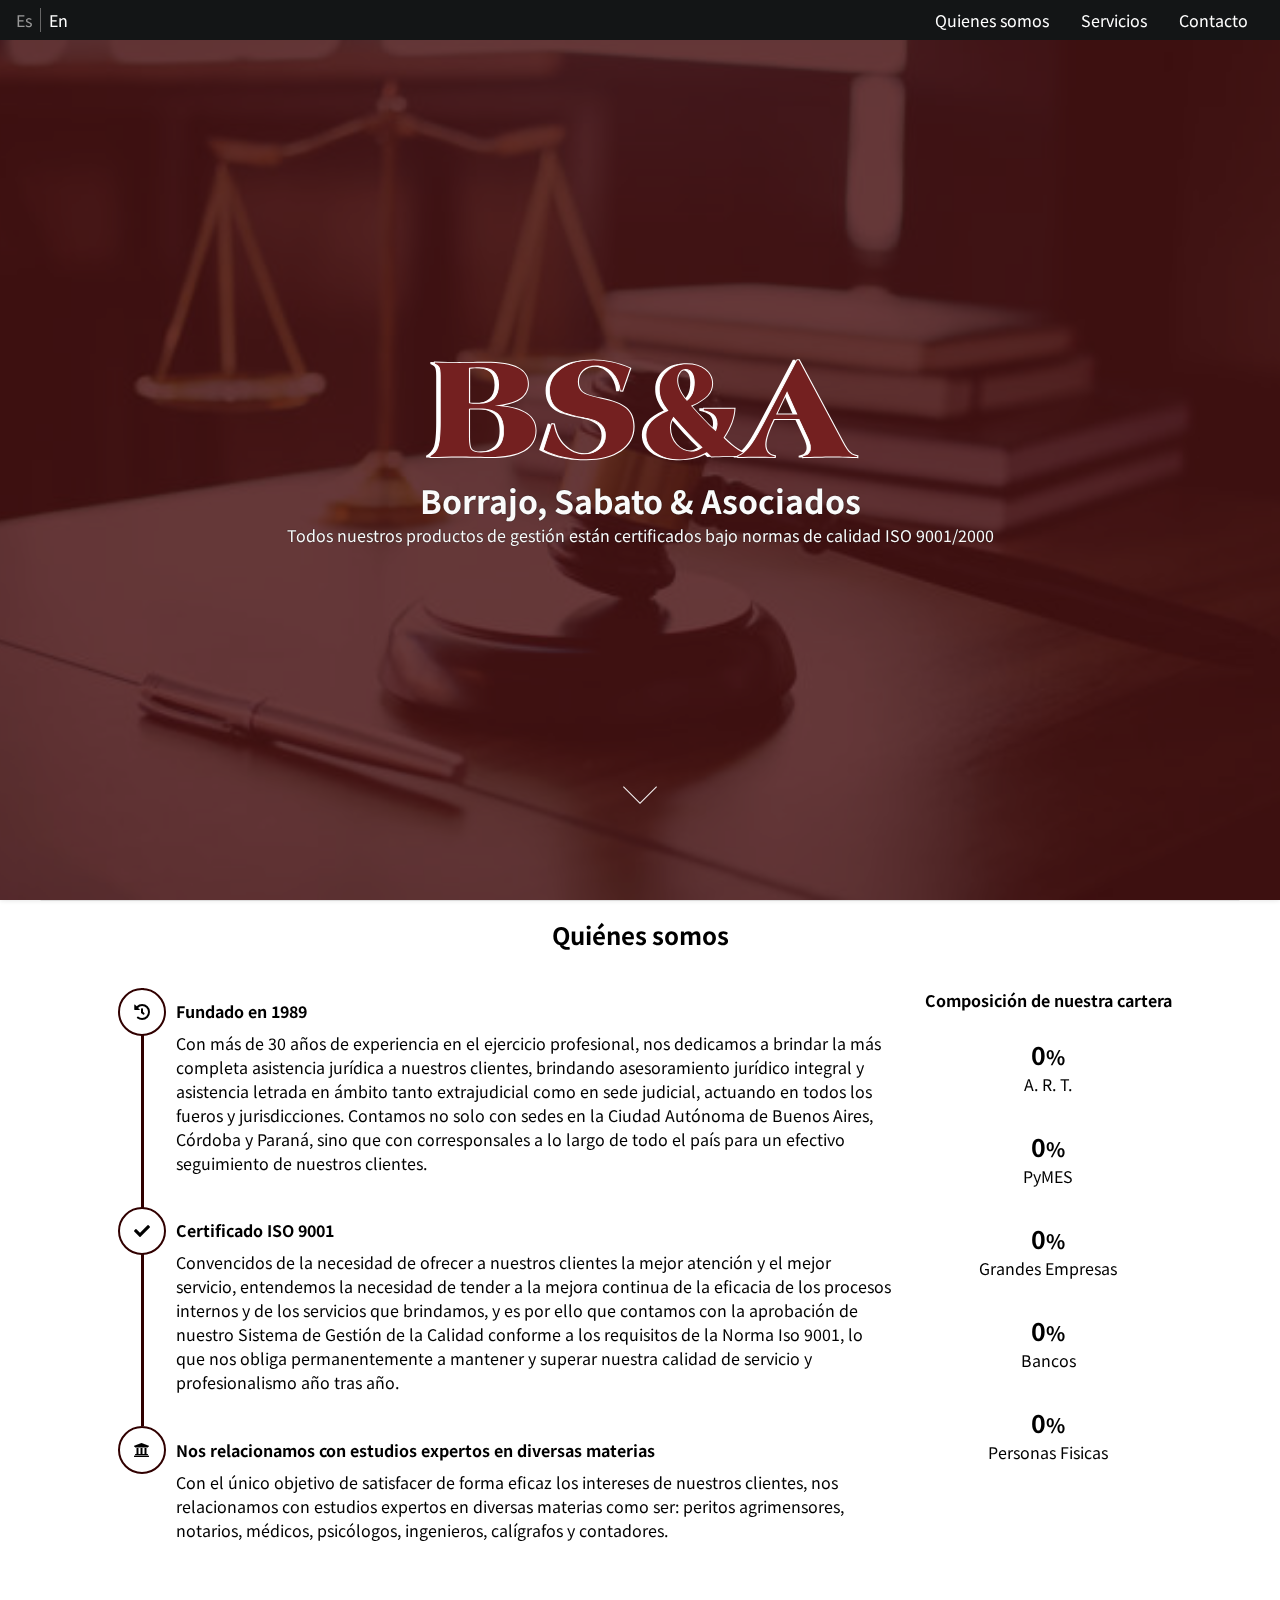
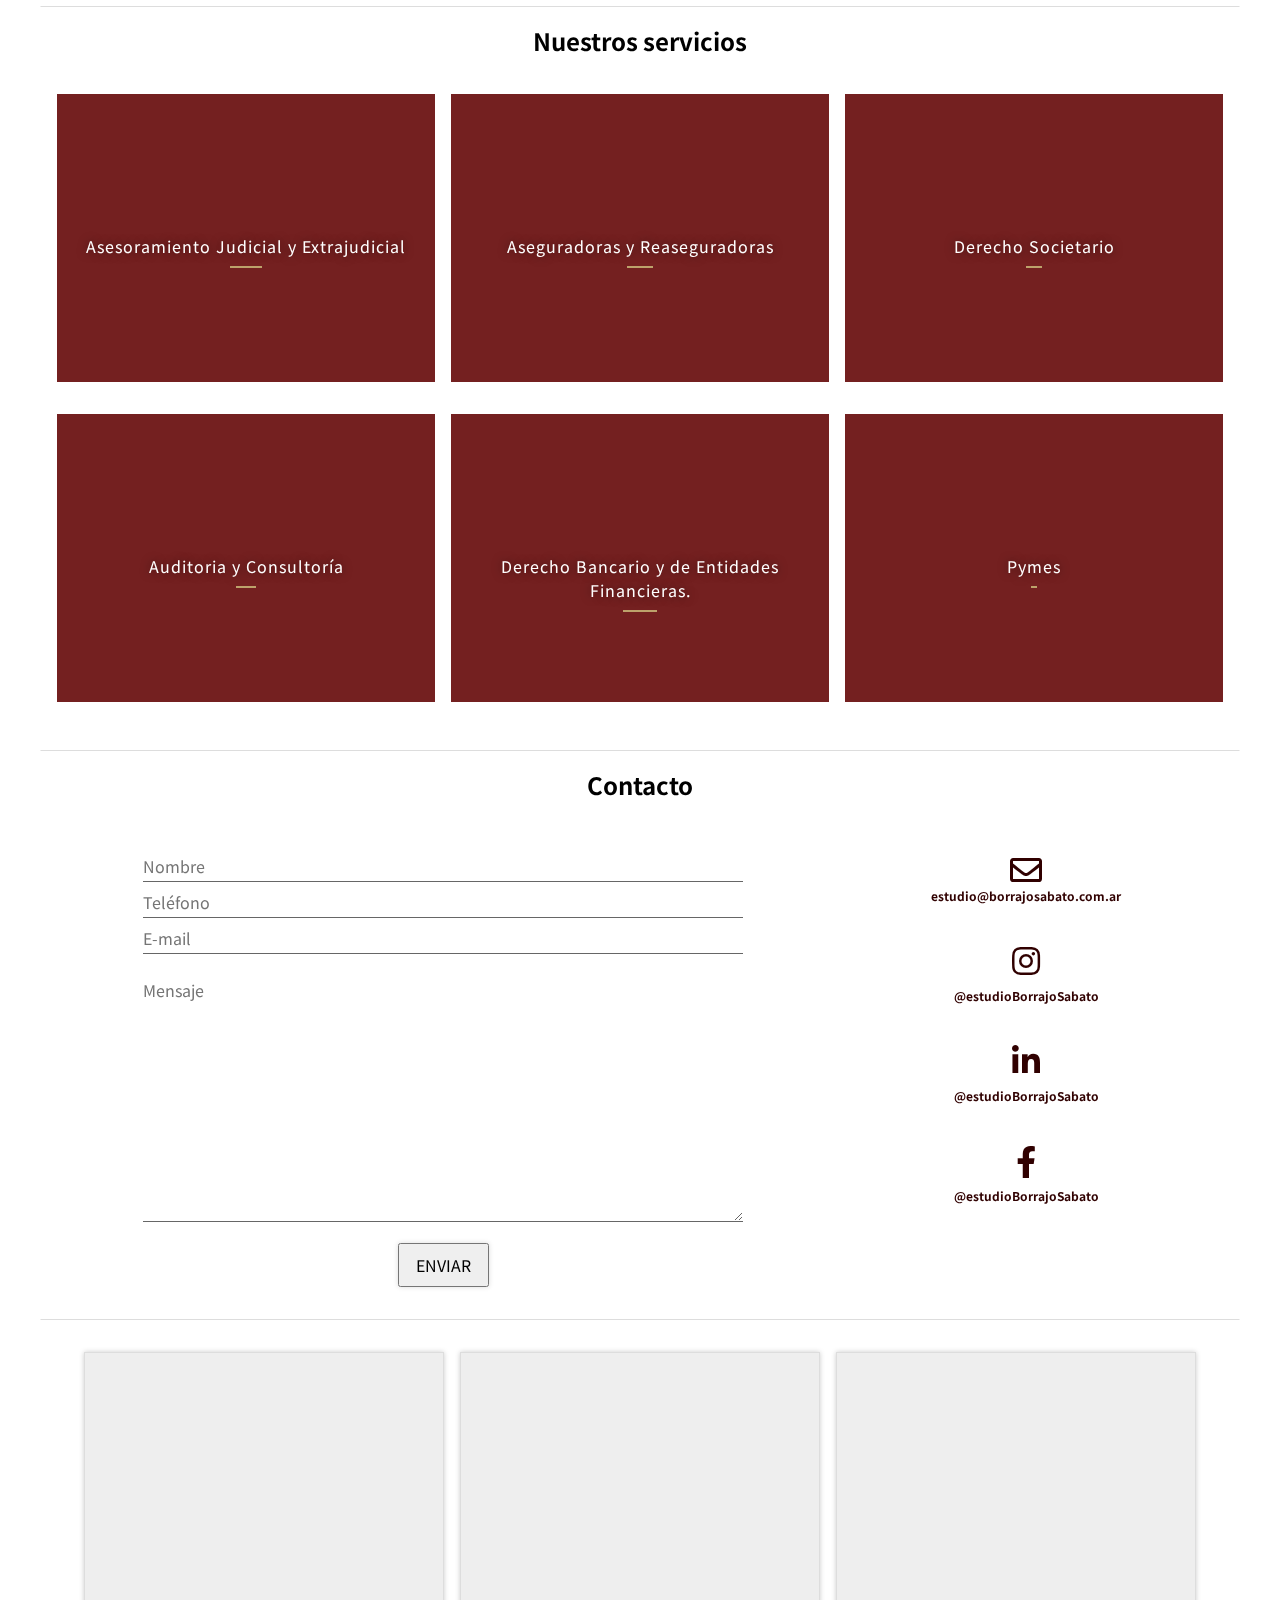
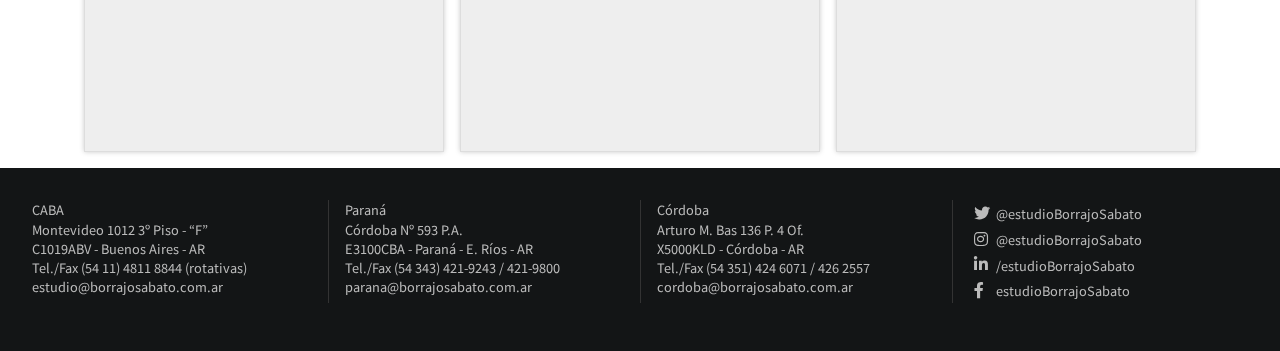
<file: es/index.html>
<!DOCTYPE html>
<html lang="en" style="scroll-behavior: smooth">
  <head>
    <meta charset="utf-8" />
    <meta name="viewport" content="width=device-width, initial-scale=1.0" />
    <meta name="title" content="Borrajo, Sábato & Asociados">
    <meta name="description" content="Estudio jurídico con más de 30 años de experiencia">
    <meta name="keywords" content="abogacía, abogados, abogado, abogada, derecho, corporativo, PYME, pymes, penal, empresarial, laboral, civil, estudio, denuncia, juicio, demanda, despido, renuncia, Capital, CABA, Córdoba, Paraná, Argentina">
    <meta name="robots" content="index, follow">
    <meta http-equiv="Content-Type" content="text/html; charset=utf-8">
    <meta name="language" content="Spanish">

  <!-- Descripción del sitio para buscadores -->
  <meta name="description"
    content="Six Revisions is a blog that shares useful information about web development and design, dedicated to people who build websites." />
  <!-- Palabras claves del sitio para buscadores -->
  <meta name="keywords" content="web design, web development" />

  <title>Borrajo, Sabato & Asociados</title>
  <link
    href="https://fonts.googleapis.com/css2?family=Noto+Sans+JP:wght@100&display=swap&text=ABCDEFGHIJKLMNÑOPQRSTUVWXYZabcdefghijklmnñopqrstuvwxyzÁáÉéÓóÚúÍí0123456789%20%26.%2C%3A%3B%3F%C2%A1%C2%BF%21%28%29%3D%40%22%2F%C2%B0=%27%C2%BA-%E2%80%9C%E2%80%9D"
    rel="stylesheet" />
  <link rel="stylesheet" href="../styles.css" />
  <link rel="stylesheet" href="../fontawesome-icons/css/all.css" />
  <link rel="alternate" hreflang="es" href="/EstudioAbogacia/es" />
  <link rel="alternate" hreflang="en" href="/EstudioAbogacia/en" />
  <link rel="alternate" hreflang="x-default" href="/EstudioAbogacia" />
</head>

<body>
  <nav class="nav" id="nav">
    <div class="nav__container" id="nav__container" style="top: 0">
      <div class="lang_buttons hide-mobile">
        <button onclick="esp()" disabled>Es</button>
        <button onclick="eng()">En</button>
      </div>
      <input type="checkbox" id="menu__btn_toggle" />
      <label for="menu__btn_toggle" class="menu__btn_toggle_hamb" id="menu__btn_toggle_hamb">
        <span></span>
      </label>
      <div class="nav__menu_container">
        <ul class="nav__menu">
          <li><a href="#presentacion">Quienes somos</a></li>
          <li><a href="#servicios">Servicios</a></li>
          <li><a href="#contacto">Contacto</a></li>
          <li class="hide-pc">
            <hr>
          </li>
          <li class="hide-pc">
            <div class="lang_buttons">
              <button onclick="esp()" disabled>Es</button>
              <button onclick="eng()">En</button>
            </div>
          </li>
        </ul>
      </div>
    </div>
  </nav>
  <header class="header">
    <div class="header__content">
      <div class="header__img">

        <svg version="1.1" id="bysa__logo" xmlns="http://www.w3.org/2000/svg" xmlns:xlink="http://www.w3.org/1999/xlink"
          x="0px" y="0px" viewBox="55 240 450 120" style="enable-background:new 0 0 595.3 841.9;" xml:space="preserve">
          <g>
            <path class="bysa__logo_border" d="M65.1,345.1v-2c3.8-2,6.5-5,8-9.1c1.5-4.1,2.2-12.3,2.2-24.6v-5.8v-40.8c0-4.2-0.4-7-1.3-8.4
              c-0.8-1.4-2.4-2.5-4.6-3.3v-2c5,0.2,9.6,0.3,14,0.4c4.3,0.1,8,0.1,11.1,0.1c3.4,0,8,0,13.9-0.1c5.8-0.1,10-0.1,12.6-0.1
              c14.7,0,25.6,1.8,32.6,5.3c7,3.5,10.5,9,10.5,16.4c0,6.1-2.4,10.9-7.2,14.5c-4.8,3.6-12.1,6-22,7.4c12.4,1,21.6,3.6,27.8,7.8
              c6.2,4.1,9.2,9.9,9.2,17.1c0,9-3.9,15.8-11.7,20.4c-7.8,4.6-19.4,6.9-34.9,6.9c-2.3,0-7-0.1-14-0.2s-12.8-0.2-17.5-0.2
              c-4.5,0-9.1,0-13.9,0.1C75.1,344.8,70.1,344.9,65.1,345.1z M104.8,290.2c1.6,0.1,2.7,0.2,3.5,0.3c0.7,0,1.4,0,2.1,0h4.1
              c6.3,0,11.1-1.6,14.4-4.7c3.3-3.1,5-7.7,5-13.7c0-5.9-1.6-10.2-4.7-13c-3.1-2.7-8.1-4.1-14.9-4.1c-1.6,0-3.2,0-4.7,0.1
              c-1.6,0.1-3.2,0.2-4.7,0.3V290.2z M104.8,296.4v27.9c0,6.7,0.8,10.9,2.3,12.6c1.5,1.7,4.6,2.5,9.2,2.5c7.6,0,13.3-1.7,17.1-5.2
              c3.8-3.5,5.6-8.8,5.6-15.9c0-7.8-1.9-13.4-5.7-16.9c-3.8-3.5-9.9-5.2-18.3-5.2h-4.7c-1.4,0-2.5,0-3.3,0
              C106.2,296.2,105.5,296.3,104.8,296.4z"/>
            <path class="bysa__logo_border" d="M178.7,337.4l8.7-26.5l2.6,0.4c1.6,9.1,5.2,16.3,10.8,21.8c5.6,5.4,12,8.2,19.3,8.2c6.2,0,11.3-1.7,15.3-5.2
              c4-3.4,6-7.9,6-13.3c0-4.6-1.4-8.2-4.3-10.8c-2.9-2.6-7.5-4.7-14-6c-1.2-0.2-3.1-0.6-5.5-1.1c-11.9-2.4-19.8-5-23.6-7.9
              c-3-2.1-5.2-4.8-6.6-8c-1.5-3.2-2.2-7-2.2-11.3c0-9.1,4.1-16.4,12.2-22.1c8.2-5.7,18.9-8.5,32.1-8.5c6,0,12.1,0.7,18.2,2
              c6.1,1.4,12.5,3.4,19,6.2l-8,23.1l-2.5-0.1c-0.8-7.6-3.5-13.7-8-18.2c-4.5-4.6-10.1-6.8-16.8-6.8c-5.1,0-9.2,1.5-12.5,4.4
              c-3.2,3-4.8,6.8-4.8,11.4c0,4.4,1.3,7.7,4,10c2.7,2.3,8.8,4.4,18.3,6.3c12.5,2.4,21.2,5.8,26.1,10.2c4.9,4.4,7.4,10.6,7.4,18.7
              c0,10-4.4,18.1-13.1,24.1c-8.7,6.1-20.3,9.1-34.7,9.1c-8.1,0-15.8-0.9-23.3-2.6C191.3,343,184.6,340.6,178.7,337.4z"/>
            <path class="bysa__logo_border" d="M339.6,298v-2.4h31.8c-0.2,4.7-1.2,9.5-3,14.3c-1.8,4.8-4.4,9.8-7.9,15c4.9,4.9,9.3,8.7,13.2,11.3
              c3.9,2.6,7.6,4.2,11,4.8v2.8c-8.2,0-15.2,0.1-21.1,0.2c-5.9,0.1-11.3,0.3-16,0.5l-4.3-4.4c-4.1,2.4-8.4,4.2-13,5.4
              c-4.5,1.2-9.3,1.8-14.2,1.8c-10.1,0-18.4-2.4-24.7-7.1c-6.4-4.7-9.5-10.8-9.5-18.2c0-5,1.8-9.4,5.3-13.3c3.5-3.9,9.1-7.6,16.7-11
              c-2.9-3.4-5.1-6.8-6.5-10.3c-1.4-3.5-2.1-7.1-2.1-10.8c0-7.4,2.6-13.6,7.9-18.4c5.3-4.8,11.9-7.3,19.9-7.3c7.6,0,13.8,1.8,18.6,5.5
              c4.8,3.7,7.2,8.4,7.2,14.2c0,4.7-1.6,8.8-4.8,12.3c-3.2,3.5-8.6,7-16.2,10.3c0.7,0.7,1.6,1.8,2.9,3.2c8.8,9.8,15.9,16.9,21.1,21.4
              c0.5-1.3,0.8-2.6,1.1-3.6c0.2-1.1,0.4-2.1,0.4-3.1c0-3.7-1.1-6.6-3.3-8.7S344.3,298.8,339.6,298z M338.3,334.9
              c-4.5-4.2-9.2-8.9-13.9-13.8c-4.7-5-9.6-10.4-14.5-16.2c-1,1.5-1.8,3.1-2.4,4.9c-0.5,1.7-0.8,3.5-0.8,5.4c0,6.4,2.1,12,6.3,16.6
              c4.2,4.6,9.1,6.9,14.6,6.9c1.8,0,3.6-0.3,5.4-0.9C334.7,337,336.5,336.1,338.3,334.9z M323.3,287.5c2.5-2.1,4.3-4.6,5.5-7.4
              c1.2-2.8,1.7-6.3,1.7-10.5c0-4-0.8-7.1-2.3-9.4c-1.5-2.3-3.6-3.5-6.3-3.5c-2.3,0-4.2,1-5.7,3c-1.5,2-2.3,4.6-2.3,7.8
              c0,2.9,0.8,6.1,2.4,9.5C317.8,280.4,320.2,283.9,323.3,287.5z"/>
            <path class="bysa__logo_border" d="M374.2,345.1v-2c6.7-1.9,14.4-11,23.1-27.5l1.5-2.8l34.8-66h2.3l44.1,82.5c2.9,5.4,5.4,9,7.4,10.8
              c2,1.8,4.5,2.8,7.3,3v2c-0.4,0-0.9,0-1.7-0.1c-10.5-0.3-18.2-0.5-23.1-0.5c-5.5,0-14.6,0.2-27.2,0.5c-1.5,0-2.6,0.1-3.3,0.1v-2
              c2.5-0.2,4.4-1,5.9-2.3c1.4-1.4,2.1-3.2,2.1-5.5c0-1.3-0.2-2.8-0.7-4.4c-0.5-1.6-1.2-3.4-2.1-5.4l-8.7-18.9h-25
              c-2.9,6-5,11-6.4,15.1c-1.3,4-2,7.5-2,10.3c0,3.2,0.8,5.8,2.5,7.8c1.7,1.9,4,3.1,7,3.4l-0.1,2c-3.5-0.1-6.8-0.3-9.9-0.3
              c-3.1-0.1-5.9-0.1-8.5-0.1c-2.7,0-5.7,0-8.9,0.1C381.5,344.9,378,345,374.2,345.1z M433.4,301.2l-9.6-21.7l-10.3,21.7H433.4z"/>
          </g>
          <g>
            <g>
              <g>
                <path class="bysa__logo_fill" d="M69.1,345.1v-2c3.8-2,6.5-5,8-9.1c1.5-4.1,2.2-12.3,2.2-24.6v-5.8v-40.8c0-4.2-0.4-7-1.3-8.4
                  c-0.8-1.4-2.4-2.5-4.6-3.3v-2c5,0.2,9.6,0.3,14,0.4c4.3,0.1,8,0.1,11.1,0.1c3.4,0,8,0,13.9-0.1c5.8-0.1,10-0.1,12.6-0.1
                  c14.7,0,25.6,1.8,32.6,5.3c7,3.5,10.5,9,10.5,16.4c0,6.1-2.4,10.9-7.2,14.5c-4.8,3.6-12.1,6-22,7.4c12.4,1,21.6,3.6,27.8,7.8
                  c6.2,4.1,9.2,9.9,9.2,17.1c0,9-3.9,15.8-11.7,20.4c-7.8,4.6-19.4,6.9-34.9,6.9c-2.3,0-7-0.1-14-0.2s-12.8-0.2-17.5-0.2
                  c-4.5,0-9.1,0-13.9,0.1C79.1,344.8,74.1,344.9,69.1,345.1z M108.8,290.2c1.6,0.1,2.7,0.2,3.5,0.3c0.7,0,1.4,0,2.1,0h4.1
                  c6.3,0,11.1-1.6,14.4-4.7c3.3-3.1,5-7.7,5-13.7c0-5.9-1.6-10.2-4.7-13c-3.1-2.7-8.1-4.1-14.9-4.1c-1.6,0-3.2,0-4.7,0.1
                  c-1.6,0.1-3.2,0.2-4.7,0.3V290.2z M108.8,296.4v27.9c0,6.7,0.8,10.9,2.3,12.6c1.5,1.7,4.6,2.5,9.2,2.5c7.6,0,13.3-1.7,17.1-5.2
                  c3.8-3.5,5.6-8.8,5.6-15.9c0-7.8-1.9-13.4-5.7-16.9c-3.8-3.5-9.9-5.2-18.3-5.2h-4.7c-1.4,0-2.5,0-3.3,0
                  C110.2,296.2,109.5,296.3,108.8,296.4z"/>
                <path class="bysa__logo_border" d="M68.6,345.6v-2.8l0.3-0.1c3.7-1.9,6.3-4.9,7.7-8.8c1.5-4.1,2.2-12.3,2.2-24.5v-46.6c0-4.1-0.4-6.9-1.2-8.1
                  c-0.8-1.3-2.3-2.3-4.4-3.1l-0.3-0.1v-2.9l0.5,0c4.9,0.2,9.6,0.3,13.9,0.4c4.3,0.1,8,0.1,11.1,0.1c3.4,0,8.1,0,13.9-0.1
                  c5.8-0.1,10.1-0.1,12.6-0.1c14.7,0,25.8,1.8,32.8,5.3c7.1,3.6,10.7,9.3,10.7,16.8c0,6.2-2.5,11.2-7.4,14.9
                  c-4.2,3.1-10.4,5.4-18.4,6.9c10.5,1.2,18.6,3.8,24.1,7.5c6.3,4.2,9.4,10.1,9.4,17.5c0,9.2-4,16.2-11.9,20.8
                  c-7.8,4.6-19.6,6.9-35.1,6.9c-2.3,0-7-0.1-14-0.2c-7-0.1-12.9-0.2-17.5-0.2c-4.5,0-9.2,0-13.9,0.1c-4.8,0.1-9.7,0.2-14.7,0.4
                  L68.6,345.6z M69.6,343.4v1.2c4.8-0.2,9.6-0.3,14.2-0.4c4.7-0.1,9.4-0.1,13.9-0.1c4.6,0,10.5,0.1,17.5,0.2
                  c7,0.1,11.6,0.2,13.9,0.2c15.3,0,26.9-2.3,34.6-6.8c7.6-4.5,11.4-11.2,11.4-20c0-7-3-12.7-9-16.7c-6.1-4.1-15.3-6.7-27.5-7.7
                  l-4.5-0.4l4.5-0.6c9.7-1.3,17.1-3.8,21.8-7.3c4.6-3.5,7-8.2,7-14.1c0-7.2-3.4-12.5-10.2-15.9c-6.9-3.5-17.7-5.2-32.3-5.2
                  c-2.5,0-6.8,0-12.6,0.1c-5.8,0.1-10.4,0.1-13.9,0.1c-3.1,0-6.9,0-11.1-0.1c-4.2-0.1-8.7-0.2-13.4-0.4v1.1c2.2,0.9,3.7,2,4.6,3.4
                  c0.9,1.5,1.3,4.3,1.3,8.7v46.6c0,12.3-0.8,20.7-2.3,24.8C76.1,338.3,73.4,341.4,69.6,343.4z M120.3,339.9c-4.8,0-7.9-0.9-9.6-2.7
                  c-1.6-1.8-2.5-6-2.5-12.9v-28.3l0.4-0.1c0.7-0.1,1.5-0.2,2.3-0.2c0.8,0,1.9,0,3.3,0h4.7c8.5,0,14.8,1.8,18.7,5.4
                  c3.9,3.6,5.8,9.4,5.8,17.3c0,7.2-2,12.7-5.8,16.3C133.9,338.1,128,339.9,120.3,339.9z M109.3,296.8v27.5c0,6.6,0.7,10.7,2.2,12.3
                  c1.4,1.6,4.4,2.3,8.9,2.3c7.5,0,13.1-1.7,16.8-5.1c3.6-3.4,5.5-8.6,5.5-15.5c0-7.6-1.9-13.1-5.5-16.5c-3.7-3.4-9.7-5.1-18-5.1
                  h-4.7c-1.4,0-2.5,0-3.3,0C110.4,296.7,109.8,296.8,109.3,296.8z M118.4,290.9h-4.1c-0.7,0-1.4,0-2.1,0c-0.7,0-1.9-0.1-3.5-0.3
                  l-0.5,0v-35.8l0.5,0c1.6-0.1,3.2-0.3,4.8-0.3c1.6-0.1,3.2-0.1,4.8-0.1c6.9,0,12,1.4,15.2,4.2c3.2,2.8,4.9,7.3,4.9,13.4
                  c0,6.1-1.7,10.9-5.1,14.1C129.8,289.3,124.8,290.9,118.4,290.9z M109.3,289.7c1.3,0.1,2.3,0.2,3,0.2c0.7,0,1.4,0,2.1,0h4.1
                  c6.1,0,10.9-1.5,14.1-4.6c3.2-3,4.8-7.5,4.8-13.4c0-5.7-1.5-10-4.5-12.6c-3-2.6-7.9-4-14.5-4c-1.6,0-3.1,0-4.7,0.1
                  c-1.4,0.1-2.8,0.2-4.3,0.3V289.7z"/>
              </g>
              <g>
                <path class="bysa__logo_fill" d="M182.7,337.4l8.7-26.5l2.6,0.4c1.6,9.1,5.2,16.3,10.8,21.8c5.6,5.4,12,8.2,19.3,8.2c6.2,0,11.3-1.7,15.3-5.2
                  c4-3.4,6-7.9,6-13.3c0-4.6-1.4-8.2-4.3-10.8c-2.9-2.6-7.5-4.7-14-6c-1.2-0.2-3.1-0.6-5.5-1.1c-11.9-2.4-19.8-5-23.6-7.9
                  c-3-2.1-5.2-4.8-6.6-8c-1.5-3.2-2.2-7-2.2-11.3c0-9.1,4.1-16.4,12.2-22.1c8.2-5.7,18.9-8.5,32.1-8.5c6,0,12.1,0.7,18.2,2
                  c6.1,1.4,12.5,3.4,19,6.2l-8,23.1l-2.5-0.1c-0.8-7.6-3.5-13.7-8-18.2c-4.5-4.6-10.1-6.8-16.8-6.8c-5.1,0-9.2,1.5-12.5,4.4
                  c-3.2,3-4.8,6.8-4.8,11.4c0,4.4,1.3,7.7,4,10c2.7,2.3,8.8,4.4,18.3,6.3c12.5,2.4,21.2,5.8,26.1,10.2c4.9,4.4,7.4,10.6,7.4,18.7
                  c0,10-4.4,18.1-13.1,24.1c-8.7,6.1-20.3,9.1-34.7,9.1c-8.1,0-15.8-0.9-23.3-2.6C195.3,343,188.6,340.6,182.7,337.4z"/>
                <path class="bysa__logo_border" d="M226.1,347.8c-8.1,0-15.9-0.9-23.4-2.6c-7.5-1.7-14.3-4.2-20.2-7.4l-0.4-0.2l9-27.3l3.4,0.6l0.1,0.3
                  c1.6,8.9,5.2,16.1,10.7,21.5c5.5,5.3,11.8,8,18.9,8c6,0,11.1-1.7,15-5c3.9-3.3,5.8-7.7,5.8-12.9c0-4.4-1.4-7.9-4.2-10.5
                  c-2.8-2.6-7.4-4.6-13.7-5.9c-1.2-0.2-3.1-0.6-5.5-1.1c-11.9-2.4-19.9-5.1-23.8-8c-3-2.2-5.3-4.9-6.8-8.2
                  c-1.5-3.2-2.2-7.1-2.2-11.5c0-9.2,4.2-16.8,12.4-22.5c8.2-5.7,19.1-8.6,32.4-8.6c6,0,12.2,0.7,18.3,2.1
                  c6.1,1.4,12.5,3.5,19.1,6.2l0.4,0.2l-8.3,23.9l-3.3-0.2l0-0.4c-0.8-7.4-3.5-13.5-7.9-17.9c-4.4-4.4-9.9-6.7-16.4-6.7
                  c-4.9,0-9,1.4-12.1,4.3c-3.1,2.8-4.7,6.5-4.7,11c0,4.2,1.3,7.4,3.8,9.6c2.6,2.2,8.7,4.3,18.1,6.2c12.5,2.4,21.4,5.9,26.4,10.3
                  c5,4.5,7.6,10.9,7.6,19.1c0,10.1-4.5,18.4-13.3,24.6C252.3,344.7,240.6,347.8,226.1,347.8z M183.3,337.1
                  c5.7,3.1,12.3,5.5,19.6,7.1c7.4,1.7,15.2,2.6,23.2,2.6c14.3,0,25.8-3,34.4-9c8.5-6,12.9-13.9,12.9-23.7c0-7.9-2.4-14.1-7.2-18.4
                  c-4.9-4.3-13.6-7.7-25.9-10.1c-9.7-2-15.7-4.1-18.5-6.4c-2.8-2.4-4.2-5.8-4.2-10.4c0-4.8,1.7-8.7,5-11.7c3.3-3,7.6-4.6,12.8-4.6
                  c6.8,0,12.5,2.3,17.1,7c4.5,4.5,7.2,10.6,8.1,18.1l1.7,0.1l7.7-22.3c-6.3-2.7-12.6-4.7-18.5-6c-6.1-1.3-12.1-2-18.1-2
                  c-13.1,0-23.8,2.8-31.9,8.4c-8,5.6-12,12.9-12,21.7c0,4.2,0.7,8,2.1,11.1c1.4,3.1,3.6,5.7,6.5,7.8c3.8,2.9,11.7,5.5,23.4,7.9
                  c2.5,0.5,4.3,0.9,5.5,1.1c6.5,1.4,11.3,3.5,14.2,6.2c3,2.7,4.5,6.5,4.5,11.2c0,5.6-2.1,10.2-6.2,13.7c-4.1,3.5-9.3,5.3-15.6,5.3
                  c-7.4,0-14-2.8-19.6-8.3c-5.6-5.4-9.2-12.7-10.9-21.7l-1.9-0.3L183.3,337.1z"/>
              </g>
              <g>
                <path class="bysa__logo_fill" d="M343.6,298v-2.4h31.8c-0.2,4.7-1.2,9.5-3,14.3c-1.8,4.8-4.4,9.8-7.9,15c4.9,4.9,9.3,8.7,13.2,11.3
                  c3.9,2.6,7.6,4.2,11,4.8v2.8c-8.2,0-15.2,0.1-21.1,0.2c-5.9,0.1-11.3,0.3-16,0.5l-4.3-4.4c-4.1,2.4-8.4,4.2-13,5.4
                  c-4.5,1.2-9.3,1.8-14.2,1.8c-10.1,0-18.4-2.4-24.7-7.1c-6.4-4.7-9.5-10.8-9.5-18.2c0-5,1.8-9.4,5.3-13.3c3.5-3.9,9.1-7.6,16.7-11
                  c-2.9-3.4-5.1-6.8-6.5-10.3c-1.4-3.5-2.1-7.1-2.1-10.8c0-7.4,2.6-13.6,7.9-18.4c5.3-4.8,11.9-7.3,19.9-7.3
                  c7.6,0,13.8,1.8,18.6,5.5c4.8,3.7,7.2,8.4,7.2,14.2c0,4.7-1.6,8.8-4.8,12.3c-3.2,3.5-8.6,7-16.2,10.3c0.7,0.7,1.6,1.8,2.9,3.2
                  c8.8,9.8,15.9,16.9,21.1,21.4c0.5-1.3,0.8-2.6,1.1-3.6c0.2-1.1,0.4-2.1,0.4-3.1c0-3.7-1.1-6.6-3.3-8.7S348.3,298.8,343.6,298z
                   M342.3,334.9c-4.5-4.2-9.2-8.9-13.9-13.8c-4.7-5-9.6-10.4-14.5-16.2c-1,1.5-1.8,3.1-2.4,4.9c-0.5,1.7-0.8,3.5-0.8,5.4
                  c0,6.4,2.1,12,6.3,16.6c4.2,4.6,9.1,6.9,14.6,6.9c1.8,0,3.6-0.3,5.4-0.9C338.7,337,340.5,336.1,342.3,334.9z M327.3,287.5
                  c2.5-2.1,4.3-4.6,5.5-7.4c1.2-2.8,1.7-6.3,1.7-10.5c0-4-0.8-7.1-2.3-9.4c-1.5-2.3-3.6-3.5-6.3-3.5c-2.3,0-4.2,1-5.7,3
                  c-1.5,2-2.3,4.6-2.3,7.8c0,2.9,0.8,6.1,2.4,9.5C321.8,280.4,324.2,283.9,327.3,287.5z"/>
                <path class="bysa__logo_border" d="M320.2,347.8c-10.2,0-18.6-2.4-25-7.2c-6.5-4.8-9.7-11.1-9.7-18.6c0-5.1,1.8-9.7,5.4-13.6
                  c3.5-3.8,8.9-7.5,16.3-10.9c-2.7-3.3-4.8-6.6-6.2-9.9c-1.4-3.5-2.2-7.2-2.2-11c0-7.6,2.7-13.9,8.1-18.8
                  c5.3-4.9,12.2-7.4,20.3-7.4c7.7,0,14,1.9,18.9,5.6c4.9,3.8,7.4,8.7,7.4,14.6c0,4.8-1.7,9.1-5,12.7c-3.2,3.4-8.4,6.9-15.7,10.2
                  c0.6,0.7,1.4,1.6,2.4,2.7c8.5,9.4,15.4,16.4,20.5,20.9c0.4-1,0.6-2,0.8-2.9c0.2-1.1,0.4-2.1,0.4-3c0-3.5-1.1-6.3-3.2-8.4
                  c-2.1-2.1-5.5-3.5-10.1-4.3l-0.4-0.1v-3.3H376l0,0.5c-0.2,4.8-1.2,9.6-3,14.5c-1.8,4.8-4.3,9.7-7.7,14.8
                  c4.8,4.7,9.1,8.4,12.9,10.9c3.8,2.6,7.5,4.1,10.8,4.8l0.4,0.1v3.7h-0.5c-8.1,0-15.2,0.1-21.1,0.2c-5.9,0.1-11.3,0.3-16,0.5
                  l-0.2,0l-4.2-4.2c-4,2.3-8.3,4.1-12.7,5.2C330,347.2,325.1,347.8,320.2,347.8z M327.1,251.4c-7.8,0-14.4,2.4-19.6,7.1
                  c-5.1,4.7-7.7,10.8-7.7,18.1c0,3.6,0.7,7.2,2.1,10.6c1.4,3.4,3.6,6.8,6.4,10.2l0.4,0.5l-0.6,0.3c-7.5,3.4-13.1,7.1-16.6,10.9
                  c-3.4,3.8-5.1,8.2-5.1,13c0,7.2,3.1,13.2,9.3,17.8c6.2,4.6,14.5,7,24.4,7c4.9,0,9.6-0.6,14.1-1.8c4.5-1.2,8.8-3,12.8-5.3l0.3-0.2
                  l4.4,4.5c4.7-0.2,10-0.4,15.8-0.5c5.8-0.1,12.7-0.2,20.7-0.2v-1.9c-3.3-0.7-6.9-2.3-10.7-4.8c-3.9-2.6-8.4-6.4-13.3-11.3L364,325
                  l0.2-0.3c3.4-5.1,6-10.1,7.8-14.9c1.7-4.6,2.7-9.2,2.9-13.7h-30.8v1.4c4.6,0.8,8,2.4,10.3,4.5c2.3,2.2,3.5,5.3,3.5,9.1
                  c0,1-0.1,2.1-0.4,3.2c-0.2,1.1-0.6,2.4-1.1,3.7l-0.2,0.7l-0.5-0.5c-5.2-4.5-12.3-11.7-21.1-21.4c-1.3-1.4-2.2-2.5-2.9-3.2
                  l-0.5-0.5l0.6-0.3c7.5-3.3,12.9-6.8,16-10.2c3.1-3.4,4.7-7.4,4.7-12c0-5.6-2.4-10.2-7-13.8C340.7,253.2,334.5,251.4,327.1,251.4z
                   M331.5,339c-5.7,0-10.7-2.4-15-7.1c-4.2-4.7-6.4-10.4-6.4-16.9c0-1.9,0.3-3.8,0.8-5.5c0.6-1.8,1.4-3.4,2.4-5l0.4-0.5l0.4,0.5
                  c4.9,5.8,9.8,11.2,14.5,16.2c4.7,5,9.4,9.6,13.9,13.8l0.5,0.4l-0.5,0.4c-1.8,1.3-3.6,2.2-5.4,2.8
                  C335.3,338.7,333.4,339,331.5,339z M313.9,305.7c-0.8,1.3-1.5,2.7-1.9,4.2c-0.5,1.7-0.8,3.4-0.8,5.2c0,6.3,2.1,11.7,6.1,16.2
                  c4.1,4.5,8.9,6.7,14.3,6.7c1.8,0,3.5-0.3,5.3-0.9c1.6-0.5,3.1-1.3,4.7-2.3c-4.4-4.1-8.9-8.6-13.5-13.4
                  C323.4,316.5,318.6,311.3,313.9,305.7z M327.2,288.2l-0.3-0.4c-3.1-3.6-5.5-7.2-7.1-10.7c-1.6-3.5-2.4-6.7-2.4-9.7
                  c0-3.3,0.8-6,2.4-8.1c1.6-2.1,3.7-3.2,6.1-3.2c2.8,0,5.1,1.2,6.7,3.7c1.6,2.4,2.4,5.6,2.4,9.7c0,4.2-0.6,7.8-1.8,10.7
                  c-1.2,2.9-3.1,5.5-5.6,7.6L327.2,288.2z M325.9,257.2c-2.2,0-3.9,0.9-5.3,2.8c-1.4,1.9-2.2,4.4-2.2,7.5c0,2.8,0.8,5.9,2.3,9.3
                  c1.5,3.2,3.7,6.6,6.6,10.1c2.2-2,3.9-4.3,4.9-6.9c1.1-2.8,1.7-6.2,1.7-10.3c0-3.8-0.7-6.9-2.2-9.1
                  C330.3,258.3,328.4,257.2,325.9,257.2z"/>
              </g>
              <g>
                <path class="bysa__logo_fill" d="M378.2,345.1v-2c6.7-1.9,14.4-11,23.1-27.5l1.5-2.8l34.8-66h2.3l44.1,82.5c2.9,5.4,5.4,9,7.4,10.8
                  c2,1.8,4.5,2.8,7.3,3v2c-0.4,0-0.9,0-1.7-0.1c-10.5-0.3-18.2-0.5-23.1-0.5c-5.5,0-14.6,0.2-27.2,0.5c-1.5,0-2.6,0.1-3.3,0.1v-2
                  c2.5-0.2,4.4-1,5.9-2.3c1.4-1.4,2.1-3.2,2.1-5.5c0-1.3-0.2-2.8-0.7-4.4c-0.5-1.6-1.2-3.4-2.1-5.4l-8.7-18.9h-25
                  c-2.9,6-5,11-6.4,15.1c-1.3,4-2,7.5-2,10.3c0,3.2,0.8,5.8,2.5,7.8c1.7,1.9,4,3.1,7,3.4l-0.1,2c-3.5-0.1-6.8-0.3-9.9-0.3
                  c-3.1-0.1-5.9-0.1-8.5-0.1c-2.7,0-5.7,0-8.9,0.1C385.5,344.9,382,345,378.2,345.1z M437.4,301.2l-9.6-21.7l-10.3,21.7H437.4z"/>
                <path class="bysa__logo_border" d="M416.4,345.6l-0.5,0c-3.5-0.1-6.8-0.3-9.9-0.3c-3.1-0.1-5.9-0.1-8.4-0.1c-2.7,0-5.7,0-8.9,0.1
                  c-3.2,0.1-6.7,0.2-10.4,0.3l-0.5,0v-2.9l0.4-0.1c6.5-1.8,14.2-11,22.8-27.3l1.5-2.8l35-66.2h2.9l0.1,0.3l44.1,82.5
                  c2.9,5.4,5.3,8.9,7.3,10.7c1.9,1.7,4.3,2.7,7,2.9l0.5,0v3h-0.5c-0.4,0-1,0-1.8-0.1c-10.4-0.3-18.2-0.5-23.1-0.5
                  c-5.5,0-14.6,0.2-27.2,0.5c-1.5,0-2.6,0.1-3.3,0.1h-0.5v-3l0.5,0c2.4-0.2,4.2-0.9,5.6-2.2c1.3-1.3,2-3,2-5.1
                  c0-1.2-0.2-2.7-0.7-4.3c-0.5-1.6-1.2-3.4-2.1-5.3l-8.6-18.6h-24.4c-2.8,5.8-4.9,10.8-6.2,14.7c-1.3,4-2,7.4-2,10.1
                  c0,3.1,0.8,5.6,2.4,7.4c1.6,1.8,3.8,2.9,6.7,3.2l0.5,0.1L416.4,345.6z M443.9,343.6v1c0.7,0,1.6,0,2.8-0.1
                  c12.5-0.3,21.7-0.5,27.2-0.5c4.9,0,12.7,0.2,23.1,0.5c0.5,0,0.9,0,1.2,0.1v-1c-2.8-0.3-5.2-1.3-7.1-3.1
                  c-2.1-1.8-4.6-5.4-7.5-10.9l-44-82.2h-1.7L403.2,313l-1.5,2.8c-8.7,16.5-16.3,25.6-23,27.7v1.1c3.6-0.1,6.9-0.2,9.9-0.3
                  c3.2-0.1,6.2-0.1,8.9-0.1c2.5,0,5.4,0,8.5,0.1c2.9,0.1,6.1,0.2,9.4,0.3l0-1c-2.9-0.4-5.2-1.6-6.9-3.5c-1.7-2-2.6-4.7-2.6-8.1
                  c0-2.9,0.7-6.4,2-10.4c1.3-4,3.5-9.1,6.4-15.1l0.1-0.3h25.6l8.9,19.2c0.9,2,1.6,3.8,2.1,5.5c0.5,1.7,0.7,3.2,0.7,4.5
                  c0,2.4-0.8,4.4-2.3,5.8C448.2,342.5,446.3,343.3,443.9,343.6z M438.2,301.7h-21.5l11.1-23.4L438.2,301.7z M418.3,300.7h18.4
                  l-8.9-20L418.3,300.7z"/>
              </g>
            </g>
          </g>
        </svg>

      </div>
      <h1>Borrajo, Sabato & Asociados</h1>
      <p>
        Todos nuestros productos de gestión están certificados bajo normas de
        calidad ISO 9001/2000
      </p>
      <section id="seccionAnimada" class="animacion">
        <a href="#presentacion" aria-label="scroll abajo"><span></span></a>
      </section>
    </div>
  </header>

  <main>
    <!-- presentacion -- -->
    <section id="presentacion" class="section">
      <h2 class="text-center">Quiénes somos</h2>
      <div class="about_us__container">
        <ul class="about_us">
          <li>
            <div class="about_us__border">
              <div class="about_us__icon">
                <i class="fas fa-history"></i>
              </div>
              <div>
                <article>
                  <h3>Fundado en 1989</h3>
                  <p>
                    Con más de 30 años de experiencia en el ejercicio
                    profesional, nos dedicamos a brindar la más completa
                    asistencia jurídica a nuestros clientes, brindando
                    asesoramiento jurídico integral y asistencia letrada en
                    ámbito tanto extrajudicial como en sede judicial, actuando
                    en todos los fueros y jurisdicciones. Contamos no solo con
                    sedes en la Ciudad Autónoma de Buenos Aires, Córdoba y
                    Paraná, sino que con corresponsales a lo largo de todo el
                    país para un efectivo seguimiento de nuestros clientes.
                  </p>
                </article>
              </div>
            </div>
          </li>
          <li>
            <div class="about_us__border">
              <div class="about_us__icon">
                <i class="fas fa-check"></i>
              </div>
              <div>
                <article>
                  <h3>Certificado ISO 9001</h3>
                  <p>
                    Convencidos de la necesidad de ofrecer a nuestros clientes
                    la mejor atención y el mejor servicio, entendemos la
                    necesidad de tender a la mejora continua de la eficacia de
                    los procesos internos y de los servicios que brindamos, y
                    es por ello que contamos con la aprobación de nuestro
                    Sistema de Gestión de la Calidad conforme a los requisitos
                    de la Norma Iso 9001, lo que nos obliga permanentemente a
                    mantener y superar nuestra calidad de servicio y
                    profesionalismo año tras año.
                  </p>
                </article>
              </div>
            </div>
          </li>
          <li>
            <div class="about_us__border">
              <div class="about_us__icon">
                <i class="fas fa-university"></i>
              </div>
              <div>
                <article>
                  <h3>
                    Nos relacionamos con estudios expertos en diversas
                    materias
                  </h3>
                  <p>
                    Con el único objetivo de satisfacer de forma eficaz los
                    intereses de nuestros clientes, nos relacionamos con
                    estudios expertos en diversas materias como ser: peritos
                    agrimensores, notarios, médicos, psicólogos, ingenieros,
                    calígrafos y contadores.
                  </p>
                </article>
              </div>
            </div>
          </li>
        </ul>
        <div class="porcetange__wrapper">
          <div>
              <h4>
                Composición de nuestra cartera
              </h4>
          </div>
          <div class="porcentage__container" id="porcentage__container">
            <div class="porcentage__card">
              <h4><span class="percentage__number">30</span>%</h4>
              <p>A. R. T.</p>
            </div>
            <div class="porcentage__card">
              <h4><span class="percentage__number">27</span>%</h4>
              <p>PyMES</p>
            </div>
            <div class="porcentage__card">
              <h4><span class="percentage__number">20</span>%</h4>
              <p>Grandes Empresas</p>
            </div>
            <div class="porcentage__card">
              <h4><span class="percentage__number">13</span>%</h4>
              <p>Bancos</p>
            </div>
            <div class="porcentage__card">
              <h4><span class="percentage__number">10</span>%</h4>
              <p>Personas Fisicas</p>
            </div>
          </div>
        </div>
      </div>
    </section>

    <!-- servicios -- -->
    <section id="servicios" class="section">
      <h2 class="text-center">Nuestros servicios</h2>
      <div class="grid-cards">
        <div class="div1">
          <div class="blog-card">
            <div class="overflow-y__hidden">
              <div class="blog-card__content">
                <div class="title-content">
                  <h3>Asesoramiento Judicial y Extrajudicial</h3>
                </div>
                <div class="card-info">
                  <p>
                    Ofrecemos cobertura legal en los procesos extrajudiciales
                    y de mediación. Con las más amplia cobertura en los fueros
                    Civiles, Comerciales, Laborales y Administrativos en las
                    principales jurisdicciones del país.
                  </p>
                </div>
              </div>
            </div>
          </div>
        </div>
        <div class="div2">
          <div class="blog-card">
            <div class="overflow-y__hidden">
              <div class="blog-card__content">
                <div class="title-content">
                  <h3>Aseguradoras y Reaseguradoras</h3>
                </div>
                <div class="card-info">
                  <p>
                    Realizamos recuperos de terceros causantes de siniestros y
                    sus aseguradoras, como parte actora y brindamos atención
                    extra judicial, asistencia en mediación previa y
                    representación legal en juicios.
                  </p>
                </div>
              </div>
            </div>
          </div>
        </div>

        <div class="div3">
          <div class="blog-card">
            <div class="overflow-y__hidden">
              <div class="blog-card__content auto-scroll_-12 auto-scroll-mobile_-12">
                <div class="title-content">
                  <h3>Derecho Societario</h3>
                </div>
                <div class="card-info">
                  <p>
                    Brindamos los servicios de constitución e inscripción de
                    Sociedades Comerciales, Asociaciones Civiles y
                    Fundaciones, como también registros de cambio de sede,
                    designación de autoridades, aumento de capital, reforma de
                    estatutos. Realizamos reorganizaciones societarias,
                    fusiones, adquisiciones y escisiones como confección de
                    Contratos Comerciales.
                  </p>
                </div>
              </div>
            </div>
          </div>
        </div>

        <div class="div4">
          <div class="blog-card">
            <div class="overflow-y__hidden">
              <div class="blog-card__content auto-scroll_-12 auto-scroll-mobile_-12">
                <div class="title-content">
                  <h3>Auditoria y Consultoría</h3>
                </div>
                <div class="card-info">
                  <p>
                    Brindamos un servicio de consultoría orientado al
                    asesoramiento profesional de nuestros clientes, dedicado a
                    mejorar la rentabilidad y el desempeño de sus negocios
                    mediante la elaboración de un diagnostico correcto de la
                    problemática planteada, la creación de alternativas para
                    su solución tanto operativas, gerenciales como
                    empresariales, y el acompañamiento e implementación de los
                    cambios sugeridos.
                  </p>
                </div>
              </div>
            </div>
          </div>
        </div>
        <div class="div5">
          <div class="blog-card">
            <div class="overflow-y__hidden">
              <div class="blog-card__content">
                <div class="title-content">
                  <h3>Derecho Bancario y de Entidades Financieras.</h3>
                </div>
                <div class="overflor-hidden-y">
                  <div class="card-info">
                    <p>
                      - Constitución de S.A, Cooperativas, diligencias ante la
                      I.G.J, Registros públicos provinciales y ante el B.C.R.A
                      <br />
                      - Realizamos tareas de cobro eficaz de sus carteras de
                      morosos y ejecuciones hipotecarias y prendarias.
                    </p>
                  </div>
                </div>
              </div>
            </div>
          </div>
        </div>
        <div class="div6">
          <div class="blog-card">
            <div class="overflow-y__hidden">
              <div class="blog-card__content">
                <div class="title-content">
                  <h3>Pymes</h3>
                </div>
                <div class="card-info">
                  <p>
                    Asesoramiento general contratos, asuntos Laborales,
                    control periódico de sociedades de familia y Pymes,
                    representación judicial, reestructuración de deudas,
                    fideicomisos y Leasing.
                  </p>
                </div>
              </div>
            </div>
          </div>
        </div>
      </div>
    </section>

    <!-- contacto -- -->
    <section id="contacto" class="section section__contacto">
      <h2 class="text-center">Contacto</h2>

      <div class="contacto__wrapper">
        <form action="https://formspree.io/f/mbjqrpeg" method="post" class="contact__from" id="contact__from">
          <input type="text" name="Nombre y apellido" placeholder="Nombre" pattern="^[-a-zA-Z@\.+_ ]+$" required />
          <input type="text" name="Teléfono" placeholder="Teléfono" pattern="^[0-9]+$" minlength="7" required />
          <input type="text" name="_replyto" placeholder="E-mail"
            pattern="^[a-zA-Z0-9\-\._]+@[a-zA-Z0-9\-\._]+\.[a-zA-Z0-9]+$" required />
          <textarea name="Mensaje" id="" cols="30" rows="10" placeholder="Mensaje" required></textarea>
          <input type="submit" value="ENVIAR" />
        </form>

        <div class="contact_widget__container">
          <a class="contact_widget" href="mailto:estudio@borrajosabato.com.ar">
            <i class="far fa-envelope widget_icon"></i>
            <h4 class="widget_text">estudio@borrajosabato.com.ar</h4>
          </a>
          <a class="contact_widget" href="https://instagram.com/estudioborrajosabato?igshid=1wyur38blf8ee">
            <i class="fab fa-instagram footer-social-icon widget_icon"></i>
            <h4 class="widget_text">@estudioBorrajoSabato</h4>
          </a>
          <a class="contact_widget" href="https://www.linkedin.com/company/estudioborrajosabatoyasociados/">
            <i class="fab fa-linkedin-in footer-social-icon widget_icon"></i>
            <h4 class="widget_text">@estudioBorrajoSabato</h4>
          </a>
          <a class="contact_widget" href="https://www.facebook.com/EstudioBorrajoSabatoyAsociados">
            <i class="fab fa-facebook-f footer-social-icon widget_icon"></i>
            <h4 class="widget_text">@estudioBorrajoSabato</h4>
          </a>
        </div>
      </div>
    </section>

    <div class="container-frame-maps">
      <iframe title="Montevideo 1012 3º Piso - “F”" class="frame-maps" loading="lazy" allowfullscreen
        src="https://www.google.com/maps/embed/v1/place?q=place_id:ChIJG5LA6b7KvJUR8gDZSH74yQY&key=AIzaSyCPPL-gSeYQqAztThmCxsF0jaRQpd7ofkY"></iframe>
      <iframe title="Córdoba Nº 593 P.A." class="frame-maps" loading="lazy" allowfullscreen
        src="https://www.google.com/maps/embed/v1/place?q=place_id:Ei1Dw7NyZG9iYSA1OTMsIFBhcmFuw6EsIEVudHJlIFLDrW9zLCBBcmdlbnRpbmEiMRIvChQKEgkvPUuYY1K0lRFPJIgTZBEpGBDRBCoUChIJ64c-JGNStJUR_7Kpn330m2Y&key=AIzaSyCPPL-gSeYQqAztThmCxsF0jaRQpd7ofkY"></iframe>
      <iframe title="Arturo M. Bas 136 P. 4 Of." class="frame-maps" loading="lazy" allowfullscreen
        src="https://www.google.com/maps/embed/v1/place?q=place_id:ChIJIQnwMICiMpQRf3-VTB0dbcE&key=AIzaSyCPPL-gSeYQqAztThmCxsF0jaRQpd7ofkY"></iframe>
    </div>
  </main>
  <footer class="footer">
    <div class="footer-div">
      <ul>
        <li>
          <p>CABA</p>
        </li>
        <li>
          <p>Montevideo 1012 3º Piso - “F”</p>
        </li>
        <li>
          <p>C1019ABV - Buenos Aires - AR</p>
        </li>
        <li>
          <p>Tel./Fax (54 11) 4811 8844 (rotativas)</p>
        </li>
        <!-- <li><p>Lineas rotativas</p></li> -->
        <li>
          <p>estudio@borrajosabato.com.ar</p>
        </li>
      </ul>
    </div>

    <div class="footer-div">
      <ul>
        <li>
          <p>Paraná</p>
        </li>
        <li>
          <p>Córdoba Nº 593 P.A.</p>
        </li>
        <li>
          <p>E3100CBA - Paraná - E. Ríos - AR</p>
        </li>
        <li>
          <p>Tel./Fax (54 343) 421-9243 / 421-9800</p>
        </li>
        <li>
          <p>parana@borrajosabato.com.ar</p>
        </li>
      </ul>
    </div>

    <div class="footer-div">
      <ul>
        <li>
          <p>Córdoba</p>
        </li>
        <li>
          <p>Arturo M. Bas 136 P. 4 Of.</p>
        </li>
        <li>
          <p>X5000KLD - Córdoba - AR</p>
        </li>
        <li>
          <p>Tel./Fax (54 351) 424 6071 / 426 2557</p>
        </li>
        <li>
          <p>cordoba@borrajosabato.com.ar</p>
        </li>
      </ul>
    </div>
    <div class="footer-div">
      <ul>
        <li>
          <p>
            <i class="fab fa-twitter footer-social-icon"></i>
            <a class="social-icon-a" href="">
              @estudioBorrajoSabato</a>
          </p>
        </li>

        <li>
          <p>
            <i class="fab fa-instagram footer-social-icon"></i>
            <a class="social-icon-a" href="https://instagram.com/estudioborrajosabato?igshid=1wyur38blf8ee">
              @estudioBorrajoSabato</a>
          </p>
        </li>

        <li>
          <p>
            <i class="fab fa-linkedin-in footer-social-icon"></i>
            <a class="social-icon-a" href="https://www.linkedin.com/company/estudioborrajosabatoyasociados/">
              /estudioBorrajoSabato</a>
          </p>
        </li>

        <li>
          <p>
            <i class="fab fa-facebook-f footer-social-icon"></i>
            <a class="social-icon-a" href="https://www.facebook.com/EstudioBorrajoSabatoyAsociados">
              estudioBorrajoSabato</a>
          </p>
        </li>
      </ul>
    </div>
  </footer>
</body>
<script>
  localStorage.setItem("language", "es");
</script>
<!-- Scripts Externos -- -->
<script src="../index.js"></script>
<!-- -- Scripts Externos -->

</html>
</file>
<file: styles.css>
* {
  padding: 0;
  margin: 0;
  font-size: 16px;
  font-family: 'Noto Sans JP', sans-serif;
  box-sizing: border-box;
}
:root{
  --secondary-background: #131516;
  --primary-background: #742020;
}
h1 {
  font-size: 2em;
}
h2 {
  font-size: 1.5em;
}
h3 {
  font-size: 1.17em;
}
h4 {
  font-size: 1em;
}
h5 {
  font-size: 0.83em;
}
h6 {
  font-size: 0.75em;
}
p {
  line-height: 1.5em;
}
main {
  max-width: 1200px;
  /* border: 1px solid red; */
  margin-left: auto;
  margin-right: auto;
}

.bysa__logo_fill {
  fill: var(--primary-background);
}

.bysa__logo_border {
  fill: #ffffff;
}

/* --------------- */
/* PANTALLA MOBILE */
/* --------------- */

/* CLASES GENERICAS */
.text-center {
  text-align: center;
}
.hide-mobile{
 display: none !important;
}

/*CAMBIO DE LENGUAJE*/
.lang_buttons{
  color: white;
  background: var(--secondary-background);
  border: none;
  padding: 0 0.5em;
  display: flex;
  flex-direction: row;
  justify-content: center;
  align-items: center;
}
.lang_buttons button{
  background: transparent;
  color: white;
  padding: 0 1.2em;
  border: none;
  outline: none;
  cursor: pointer;
}
.lang_buttons button:disabled{
  color: #999999
}
.lang_buttons button:first-child{
  border-right: 1px solid #666666;
}


.eng-content {
  display: none;
}


/* HEADER */
.header {
  background-color: #fafafa;
  width: 100%;
  height: 100vh;
  display: flex;
  flex-direction: column;
  justify-content: center;
  align-items: center;
  text-align: center;
  background-image: url(img/header-background.jpg);
  background-position: center;
  background-repeat: no-repeat;
  background-size: cover;
  background-attachment: fixed;
  position: relative;
  padding: 1.5em;
  box-shadow: 0 0 5px #dddddd;
}
.header::before {
  position: absolute;
  top: 0;
  left: 0;
  content: " ";
  width: 100%;
  height: 100%;
  /* grayscale(100%)  */
  backdrop-filter: blur(0px) contrast(0.8);
  background: rgb(60 0 0 / 75%);
}
.header__content {
  color: #fafafa;
  z-index: 10;
  text-shadow: 0 0 1px #000000;
}

.header__img {
  width: 90vw;
  margin-left: auto;
  margin-right: auto;
}

/* SECTION */
.section {
  width: 100%;
  padding: 1em 1em 2em 1em;
  border-top: 1px solid #dddddd;
  border-left: 1px solid transparent;
  border-right: 1px solid transparent;
}
.section h2 {
  margin-bottom: 1.5em;
}

/* NAV__MENU */
.nav {
  position: fixed;
  top: 0;
  left: 0;
  width: 100vw;
  z-index: 20;
}
.top_-100 {
  top: -100%;
}
.nav__container {
  display: flex;
  flex-direction: row;
  justify-content: flex-end;
  transition: 500ms;
  position: absolute;
  right: 0px;
  width: 100%;
}
.nav__menu_container {
  position: relative;
  transition: 500ms;
  opacity: 0;
  user-select: none;
  visibility: hidden;
}
.nav__menu {
  position: absolute;
  right: 0;
  top: 100%;
  display: flex;
  flex-direction: column;
  justify-content: flex-end;
  background-color: var(--secondary-background);
  padding-bottom: 0.5em;
}
.nav__menu li {
  display: inline-block;
}
.nav__menu li a {
  display: block;
  padding: 0.5em 1em;
  cursor: pointer;
  white-space: nowrap;
  text-decoration: none;
  color: #ffffff;
  user-select: none;
}
.nav__menu li a:hover {
  background-color: rgba(0, 0, 0, 0.1);
}
.nav__menu li hr {
  border: none;
  margin-top: 0.5em;
}
/* logica - boton menu mobile */
#menu__btn_toggle {
  display: none;
}
#menu__btn_toggle:checked ~ .menu__btn_toggle_hamb span {
  transform: rotate(45deg);
  transition: 500ms cubic-bezier(0, 0, 0.1, 1.1);
}
#menu__btn_toggle:checked ~ .menu__btn_toggle_hamb span::before {
  opacity: 0;
}
#menu__btn_toggle:checked ~ .menu__btn_toggle_hamb span::after {
  transform: rotate(90deg);
  top: 0;
}
#menu__btn_toggle:checked ~ .nav__menu_container {
  opacity: 1;
  user-select: initial;
  visibility: visible;
}
.menu__btn_toggle_hamb {
  font-size: 24px;
  position: relative;
  background-color: var(--secondary-background);
  width: 2em;
  height: 2em;
  display: block;
  cursor: pointer;
}
.menu__btn_toggle_hamb span {
  position: absolute;
  top: 45%;
  left: 15%;
  height: 3px;
  width: 70%;
  transition: 500ms cubic-bezier(0, 0, 0.1, 1.1);
  background-color: white;
  display: block;
}
.menu__btn_toggle_hamb span::before,
.menu__btn_toggle_hamb span::after {
  content: "";
  background-color: white;
  height: 100%;
  width: 100%;
  position: absolute;
}
.menu__btn_toggle_hamb span::before {
  top: 0.5em;
}
.menu__btn_toggle_hamb span::after {
  top: -0.5em;
}

/*Button scroll header*/
#seccionAnimada a {
  padding-top: 20%;
}

#seccionAnimada a span {
  position: absolute;
  top: 0;
  left: 50%;
  width: 24px;
  height: 24px;
  margin-left: -12px;
  border-left: 1px solid #fff;
  border-bottom: 1px solid #fff;
  -webkit-transform: rotate(-45deg);
  transform: rotate(-45deg);
  -webkit-animation: sdb05 2s infinite;
  animation: sdb05 2.5s infinite;
  box-sizing: border-box;
}

.animacion a {
  position: absolute;
  bottom: 20px;
  left: 50%;
  z-index: 2;
  display: inline-block;
  -webkit-transform: translate(0, -50%);
  transform: translate(0, -50%);
  color: #fff;
  font: normal 400 20px/1 "Josefin Sans", sans-serif;
  letter-spacing: 0.1em;
  text-decoration: none;
  transition: opacity 0.3s;
}
.animacion a:hover {
  opacity: 0.5;
}

/* SECTION_PRESENTACION*/
.about_us__container {
  display: flex;
  justify-content: center;
  align-items: unset;
  flex-direction: column;
}
.about_us {
  list-style: none;
  max-width: 800px;
  padding: 0 1em;
}
.about_us li {
  display: flex;
  align-items: center;
}
.about_us__border {
  height: 100%;
  padding-left: 2em;
  margin-left: 1em;
  border-left: 3px solid #300000;
  display: flex;
  position: relative;
  padding-top: 0.7em;
}
.about_us li:last-child .about_us__border {
  border-left: 3px solid transparent;
}
.about_us .about_us__icon {
  position: absolute;
  left: -1.6em;
  top: 0;
  border: 2px solid #300000;
  border-radius: 50%;
  width: 3em;
  height: 3em;
  display: flex;
  align-items: center;
  justify-content: center;
  background-color: #ffffff;
}
/* .about_us .about_us__icon::after {
  content: " ";
  position: absolute;
  width: 3px;
  height: 1.1em;
  background-color: #300000;
  bottom: -1.2em;
} */
/* .about_us li:last-child .about_us__icon::after{
  display: none;
} */
.about_us h3 {
  font-size: 1em;
  margin-bottom: 3em;
}
.about_us p {
  display: none;
}

.porcetange__wrapper{
  text-align: center;
  margin-bottom: .5em;
}

.porcentage__container{
  display: flex;
  flex-direction: column;
  justify-content: flex-start;
  align-items: center;
  margin-left: auto;
  margin-right: auto;
}

.porcentage__card {
  text-align: center;
  padding: 1em;
}

.porcentage__card .percentage__number,
.porcentage__card h4 {
  font-size: 1.25em;
}

/* SECTION_SERVICIOS_CARDS*/

.blog-card {
  width: 87vw;
  height: 18em;
  padding: 1em;
  margin-bottom: 1em;
  color: black;
  top: 10%;
  right: 0;
  left: 0;
  overflow: hidden;
  border-radius: 0px;
  text-align: center;
  transition: all 0.4s;
  margin-left: auto;
  margin-right: auto;

  background-color: var(--primary-background);
}
.blog-card{
  color: #fff;
  text-decoration: none;
  transition: all 0.2s;
}
.blog-card .color-overlay {
  background: rgba(64, 84, 94, 0.5);
  width: 80%;
  height: 56%;
  z-index: 10;
  top: 0;
  left: 0;
  transition: background 0.3s cubic-bezier(0.33, 0.66, 0.66, 1);
}
.blog-card .gradient-overlay {
  background-image: linear-gradient(transparent 0%, rgba(0, 0, 0, 0.6) 21%);
  width: 80%;
  height: 56%;
  top: 350px;
  left: 0;
  z-index: 15;
}
.blog-card.blog-card__hover,
.blog-card:hover {
  box-shadow: 0 0 5px #dddddd;
}
.blog-card.blog-card__hover .card-info,
.blog-card:hover .card-info {
  opacity: 1;
  bottom: 100px;
}
.blog-card.blog-card__hover .color-overlay,
.blog-card:hover .color-overlay {
  background: rgba(64, 64, 70, 0.8);
}

.blog-card.blog-card__hover .title-content,
.blog-card:hover .title-content {
  margin-top: 10px;
}

/* .blog-card__hover .blog-card__content, */
.blog-card__hover .blog-card__content.auto-scroll-mobile_-12{
  animation: margin-top_-12 2s 500ms ease-in-out forwards;
}
.blog-card__hover .blog-card__content.auto-scroll-mobile_-35{
  animation: margin-top_-35 6s 500ms ease-in-out forwards;
}
.blog-card__hover .blog-card__content.auto-scroll-mobile_-55{
  animation: margin-top_-55 9s 500ms ease-in-out forwards;
}
.blog-card__hover .blog-card__content.auto-scroll-mobile_-65{
  animation: margin-top_-65 9s 500ms ease-in-out forwards;
}


.title-content {
  text-align: center;
  margin: 36% 0 0 0;
  z-index: 20;
  width: 100%;
  top: 0;
  left: 0;
  transition: all 0.6s;
}
.title-content h3{
  font-size: 1.25em;
}

.blog-card.blog-card__hover h3:after,
.blog-card:hover h3:after {
  animation: changeLetter 0.3s 1 linear;
  width: 80%;
}

.blog-card h3 {
  font-size: 1em;
  font-weight: 400;
  letter-spacing: 1px;
  margin-bottom: 0;
  display: inline-block;
  cursor: default;
}
.blog-card h3{
  text-shadow: 0px 0px 10px rgba(0, 0, 0, 0.5);
  transition: all 0.2s;
}

.blog-card h3:after {
  content: " ";
  display: block;
  width: 10%;
  height: 2px;
  margin: 0.5em auto 1em auto;
  border: 0;
  background: #bda26b;
  transition: all 0.2s;
}

@keyframes changeLetter {
  0% {
    width: 10%;
  }
  100% {
    width: 80%;
  }
}

.card-info {
  box-sizing: border-box;
  width: 100%;
  bottom: -40px;
  left: 0;
  line-height: 24px;
  z-index: 20;
  opacity: 0;
  text-align: left;
  transition: bottom 0.64s, opacity 0.63s cubic-bezier(0.33, 0.66, 0.66, 1);
  color: #efefef;
  padding-left: 1em;
  cursor: default;
}

.overflow__hidden {
  overflow: hidden;
  width: 100%;
  height: 100%;
}
.overflow-x__hidden {
  overflow-x: hidden;
  width: 100%;
  height: 100%;
}

.overflow-y__hidden{
  overflow: hidden;
  width: 100%;
  height: 100%;
}

/* SECTION__CONTACTO */
.section__contacto {
  padding-bottom: 2em;
  margin-bottom: 2em;
  border-bottom: 1px solid #dddddd;
}

/* CONTACT__WRAPPER */
.contacto__wrapper{
  display: flex;
  flex-direction: column;
  align-items: center;
}

/* CONTACT__FORM */
.contact__from {
  margin-top: 1em;
  text-align: center;
}
.contact__from textarea,
.contact__from input[type="text"] {
  margin-bottom: 0.5em;
  width: 100%;
  background-color: transparent;
  border: none;
  outline: none;
  border-bottom: 1px solid #666666;
  padding-bottom: 0.2em;
  color: #333333;
}
.contact__from textarea:focus,
.contact__from input[type="text"]:focus {
  border-bottom: 1px solid #000000;
  color: #000000;
}
.contact__from textarea {
  margin-top: 1em;
  resize: vertical;
  min-height: 15em;
}
.contact__from input[type="submit"] {
  margin-top: 0.5em;
  padding: 0.5em 1em;
  font-size: bold;
  box-shadow: 0 0 5px #dddddd;
  
}

/* CONTACT__WIDGET */
.contact_widget__container{
  display: flex;
  flex-direction: column;
  justify-content: space-around;
  align-items: center;
  margin-top: 2em;
}

.contact_widget {
  display: inline-block;
  text-align: center;
  padding: 1em;
  text-decoration: none;
  cursor: pointer;
}

.contact_widget .widget_icon{
  font-size: 2em;
  text-align: center;
  color: #300000;
}

.contact_widget .widget_text{
  font-size: 0.75em;
  color: #300000;
  text-decoration: none;
}

.footer-social-icon {
  width: 1.5em;
  padding: 0.3em;
}
.social-icon-a {
  cursor: pointer;
  color: #bbbbbb;
  text-decoration: none;
  font-size: 1em;
  justify-self: end;
}

@media only screen and (max-device-width: 1366px) {
  .header {
    background-attachment: scroll;
  }
}

/*IFRAME MAPS*/
.frame-maps {
  width: 90vw;
  height: 90vw;
  border: 1px solid #dddddd;
  box-shadow: 0 0 5px #cccccc;
  margin: 0.5em;
  align-self: center;
  justify-content: center;
  background-color: #eeeeee;
}
.container-frame-maps {
  display: flex;
  flex-direction: column;
  margin-bottom: 1em;
}

/* FOOTER */
.footer {
  background-color: var(--secondary-background);
  width: 100%;
  display: flex;
  flex-direction: column;
  justify-content: center;
  padding: 1em;
  padding-top: 2em;
}
.footer ul {
  list-style: none;
}
.footer p {
  color: #bbbbbb;
  font-size: 0.8em;
  align-content: left;
}
.footer-div {
  width: 100%;
  margin-bottom: 2em;
}

/* --------------- */
/* PANTALLA TABLET */
/* --------------- */
@media (min-width: 768px) {
  .header__img {
    width: 35vw;
}

  .about_us h3 {
    margin-bottom: 0.5em;
  }
  .about_us p {
    display: block;
    margin-bottom: 2em;
  }

  .title-content {
    margin: 15% 0 0 0;
}

  .porcentage__container{
    display: flex;
    flex-direction: row;
    flex-wrap: wrap;
    justify-content: center;
  }

  .contact__from {
    max-width: 600px;
  }

  /* FOOTER */
  .footer {
    flex-direction: row;
    flex-wrap: wrap;
  }

  .footer-div {
    width: 50%;
    padding-left: 1em;
    border-left: 1px solid #333333;
  }

  .footer-div:nth-child(odd) {
    border: none;
  }
}

/* ----------- */
/* PANTALLA PC */
/* ----------- */
@media (min-width: 992px) {
  .menu__btn_toggle_hamb {
    display: none;
  }
  .nav__menu_container {
    width: 100%;
    opacity: 1;
    visibility: visible;
  }
  .nav__menu {
    width: 100%;
    position: relative;
    top: 0;
    flex-direction: row;
    padding-right: 1em;
    border: none;
    box-shadow: none;
    background-color: var(--secondary-background);
    padding-bottom: 0;
  }

  .lang_buttons button{
    padding: 0 0.5em;
  }

  .header {
    height: 100vh;
  }
  .hide-mobile{
    display: flex !important;
  }
  .hide-pc{
    display: none !important;
  }

  /*Button scroll header*/
  #seccionAnimada a {
    padding-top: 70px;
  }
  
  .title-content {
    margin: 36% 0 0 0;
  }

  .about_us{
    margin-right: 1em;
  }

  .about_us__container {
    flex-direction: row;
  }

  .porcentage__container{
    flex-direction: column;
    flex-wrap: nowrap;
    padding-top: 0.5em;
  }

  /* CARDS */
  .blog-card {
    width: 100%;
    height: 18em;
    padding: 1em;
    color: black;
    top: 10%;
    right: 0;
    left: 0;
    overflow: hidden;
    border-radius: 0px;
    text-align: center;
    transition: all 0.4s;
    margin-left: auto;
    margin-right: auto;
  }
  .blog-card h3{
    color:white;
  }

  .grid-cards {
    display: grid;
    grid-template-columns: repeat(3, 1fr);
    grid-template-rows: repeat(2, 1fr);
    grid-column-gap: 1em;
    grid-row-gap: 1em;
    justify-content: center;
    align-content: center;
  }

  .div1 {
    grid-area: 1 / 1 / 2 / 2;
  }
  .div2 {
    grid-area: 1 / 2 / 2 / 3;
  }
  .div3 {
    grid-area: 1 / 3 / 2 / 4;
  }
  .div4 {
    grid-area: 2 / 1 / 3 / 2;
  }
  .div5 {
    grid-area: 2 / 2 / 3 / 3;
  }
  .div6 {
    grid-area: 2 / 3 / 3 / 4;
  }

  .contacto__wrapper {
    flex-direction: row;
    justify-content: space-around;
    align-items: flex-start;
  } 

  .contact_widget__container {
    margin-top: 0;
}

  /*MAPS*/
  .frame-maps {
    width: 30%;
    height: 100%;
    border: 1px solid #dddddd;
    box-shadow: 0 0 5px #cccccc;
    margin: 0.5em;
    align-self: center;
    justify-content: center;
    background-color: #eeeeee;
  }
  .container-frame-maps {
    display: flex;
    flex-direction: row;
    justify-content: center;
    height: 400px;
  }

  /*Footer*/

  .footer-div {
    width: 25%;
  }

  .footer-div:nth-child(odd) {
    padding-left: 1em;
    border-left: 1px solid #333333;
  }
  .footer-div:first-child {
    border: none;
  }

  .blog-card:hover .blog-card__content.auto-scroll_-12{
    animation: margin-top_-12 2s 500ms ease-in-out forwards;
  }
  .blog-card:hover .blog-card__content.auto-scroll_-35{
    animation: margin-top_-35 6s 500ms ease-in-out forwards;
  }
  .blog-card:hover .blog-card__content.auto-scroll_-60{
    animation: margin-top_-60 9s 500ms ease-in-out forwards;
  }
}

/* ------------------ */
/* PANTALLA TV GRANDE */
/* ------------------ */
@media (min-width: 1200px) {

}


/* ----------- */
/* Animaciones */
/* ----------- */

@-webkit-keyframes sdb05 {
  0% {
    -webkit-transform: rotate(-45deg) translate(0, 0);
    opacity: 0;
  }
  50% {
    opacity: 2;
  }
  100% {
    -webkit-transform: rotate(-45deg) translate(-20px, 20px);
    opacity: 0;
  }
}
@keyframes sdb05 {
  0% {
    transform: rotate(-45deg) translate(0, 0);
    opacity: 0;
  }
  50% {
    opacity: 1;
  }
  100% {
    transform: rotate(-45deg) translate(-20px, 20px);
    opacity: 0;
  }
}
@keyframes margin-top_-35 {
  0% {
    margin-top: 0%;
  }
  100% {
    margin-top: -35%;
  }
}

@keyframes margin-top_-12 {
  0% {
    margin-top: 0%;
  }
  100% {
    margin-top: -14%;
  }
}

@keyframes margin-top_-55 {
  0% {
    margin-top: 0%;
  }
  100% {
    margin-top: -50%;
  }
}

@keyframes margin-top_-60 {
  0% {
    margin-top: 0%;
  }
  100% {
    margin-top: -60%;
  }
}

@keyframes margin-top_-65 {
  0% {
    margin-top: 0%;
  }
  100% {
    margin-top: -65%;
  }
}
</file>
